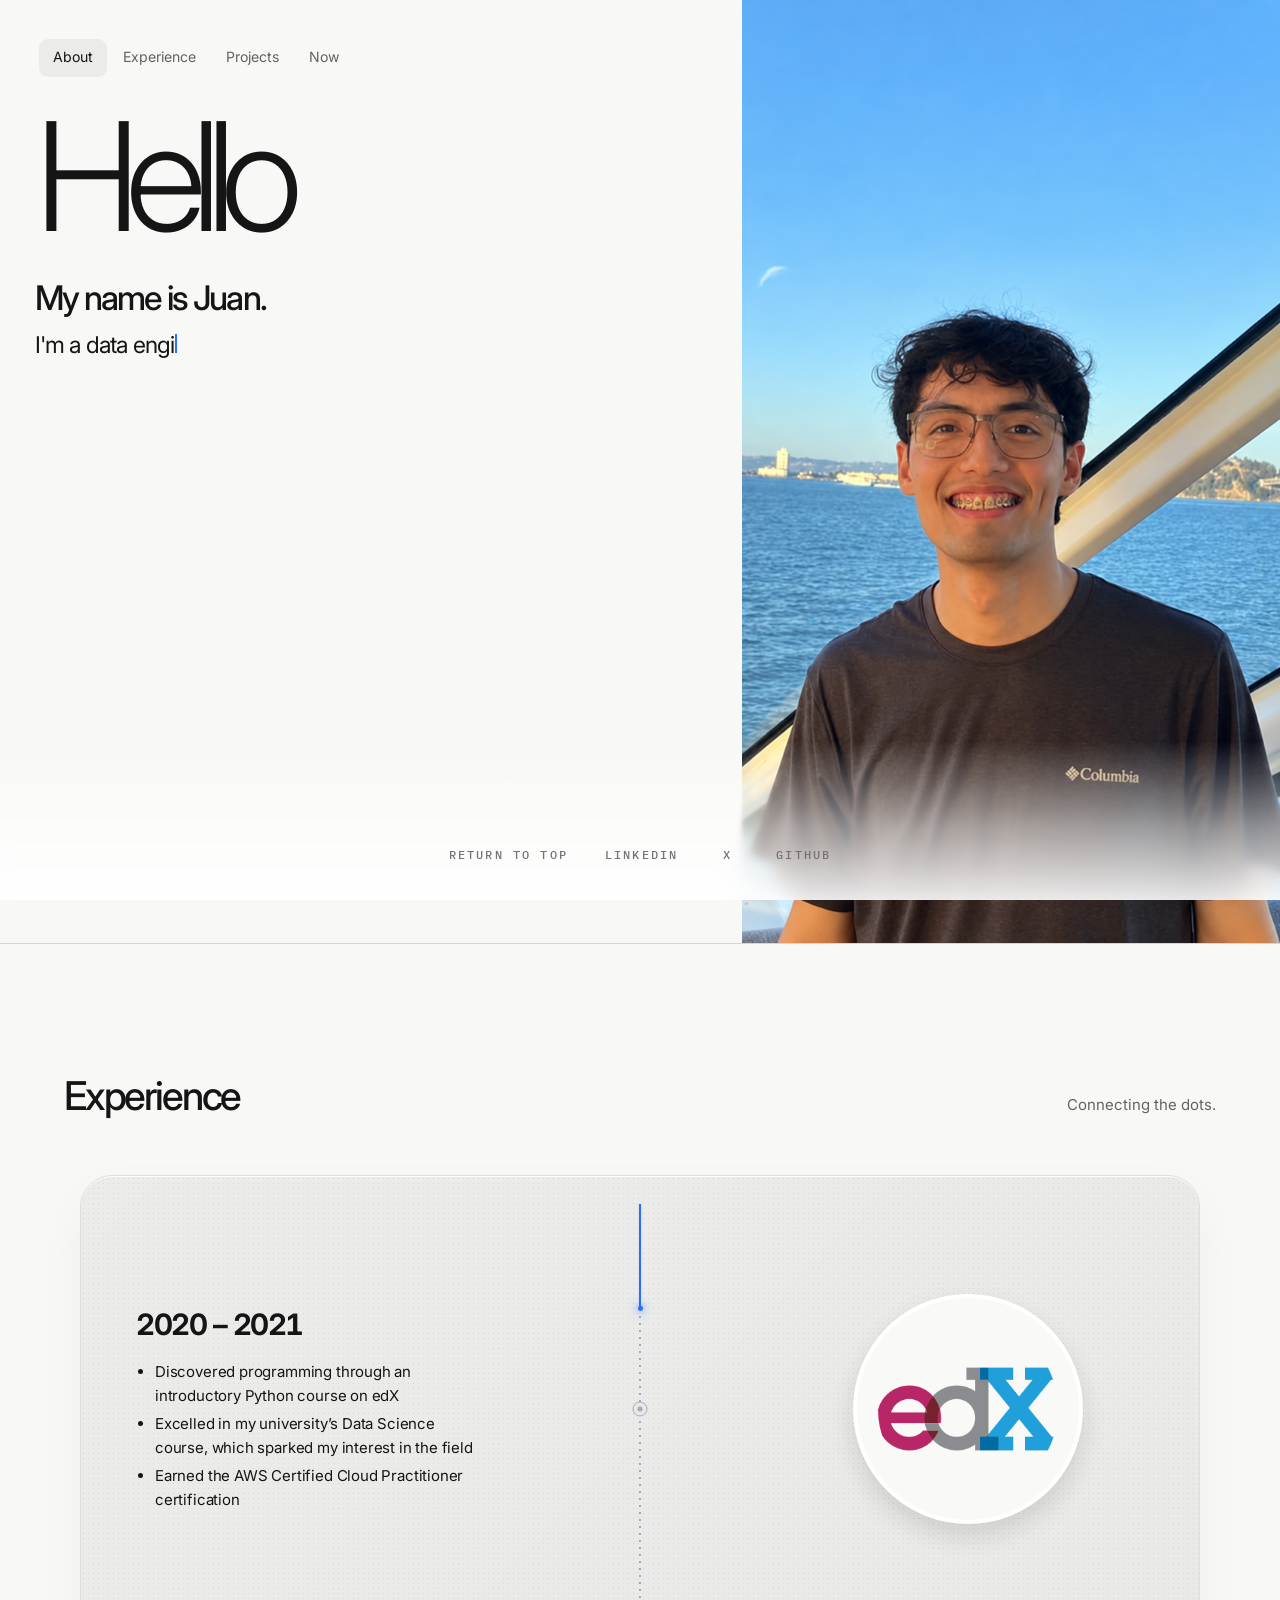
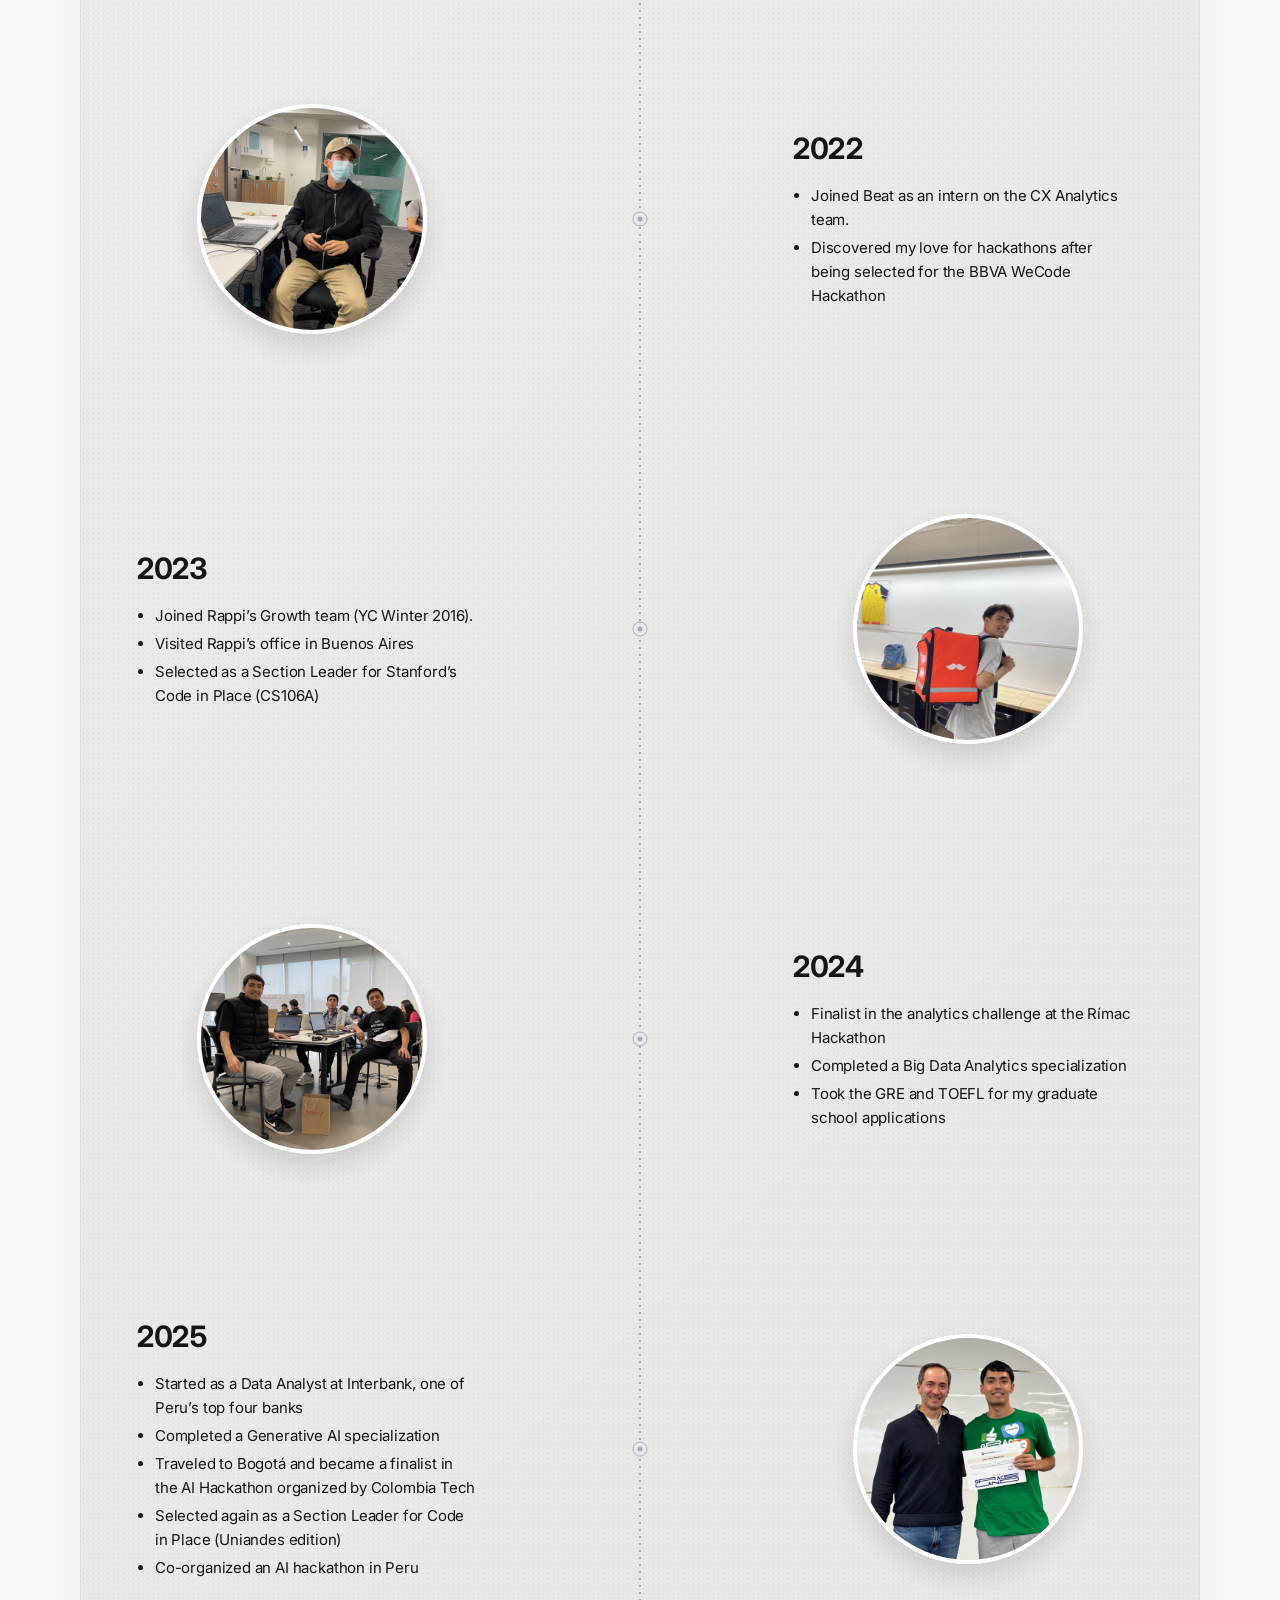
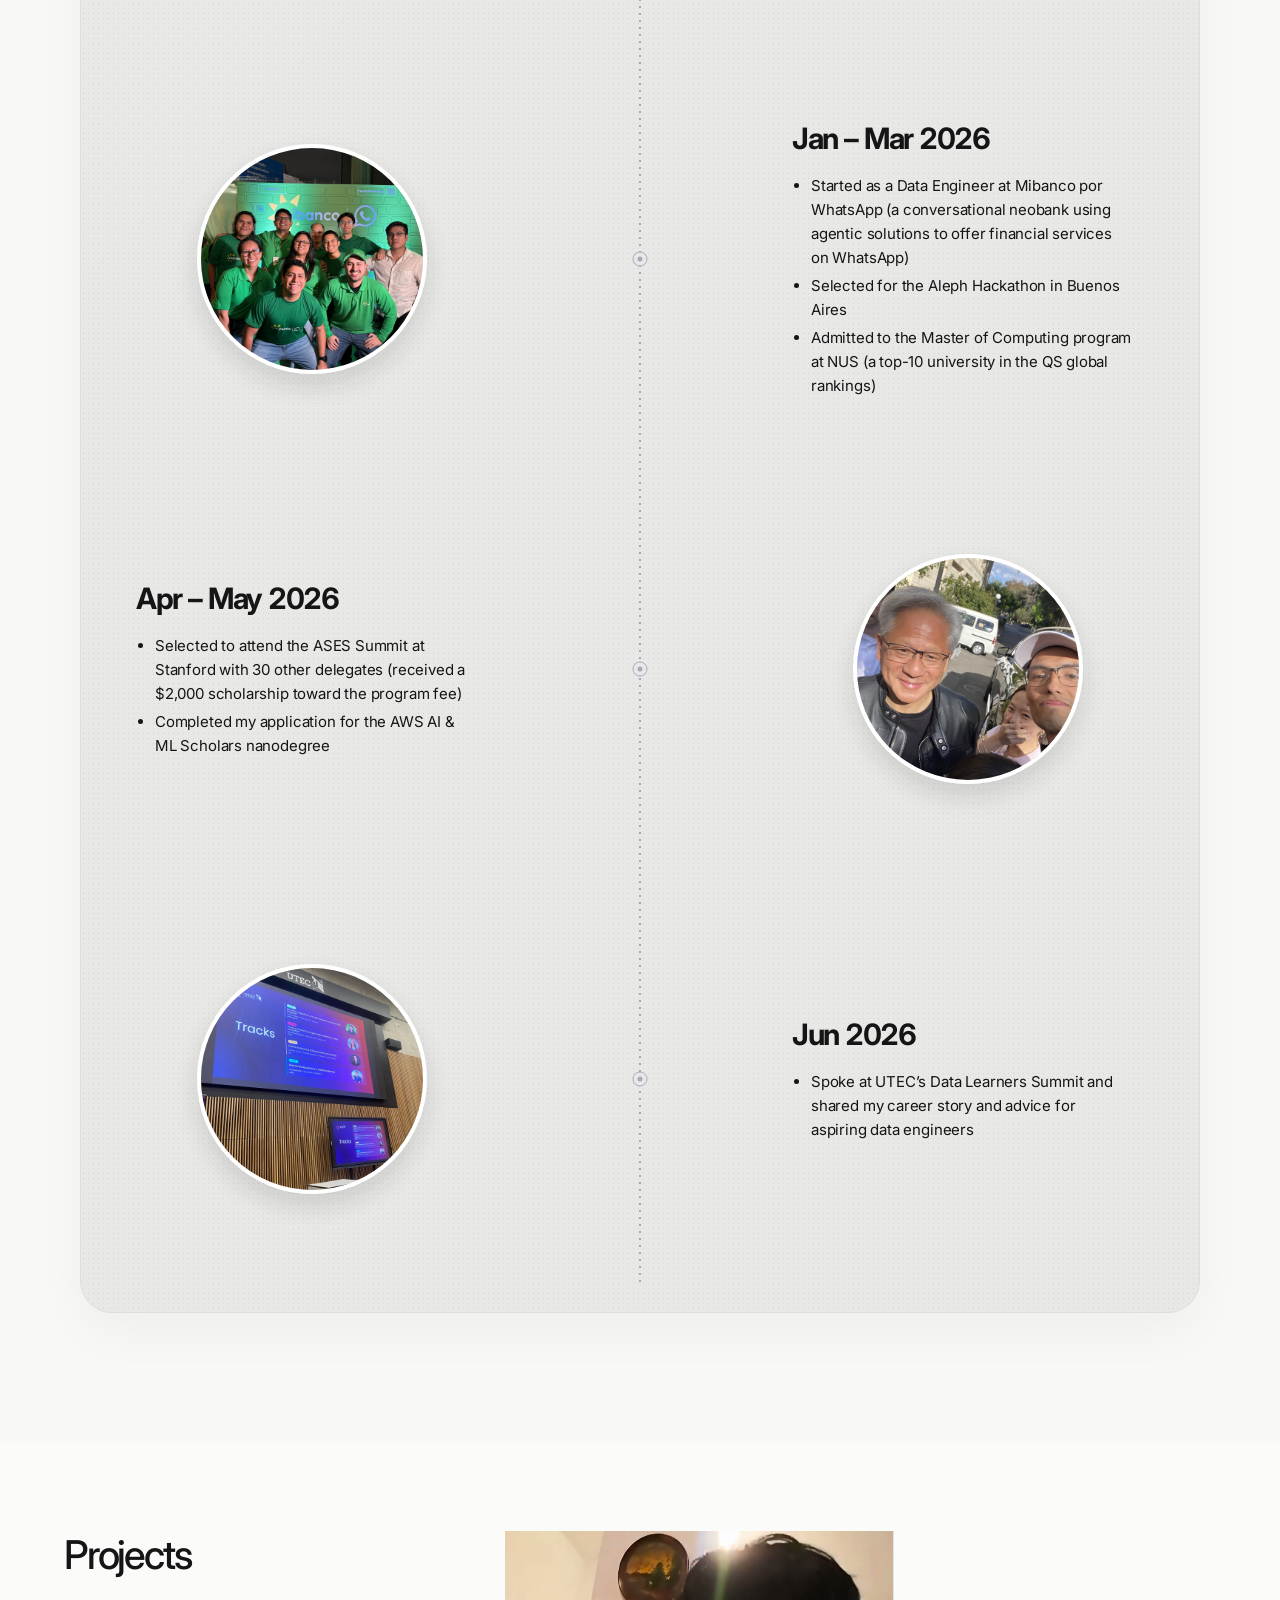
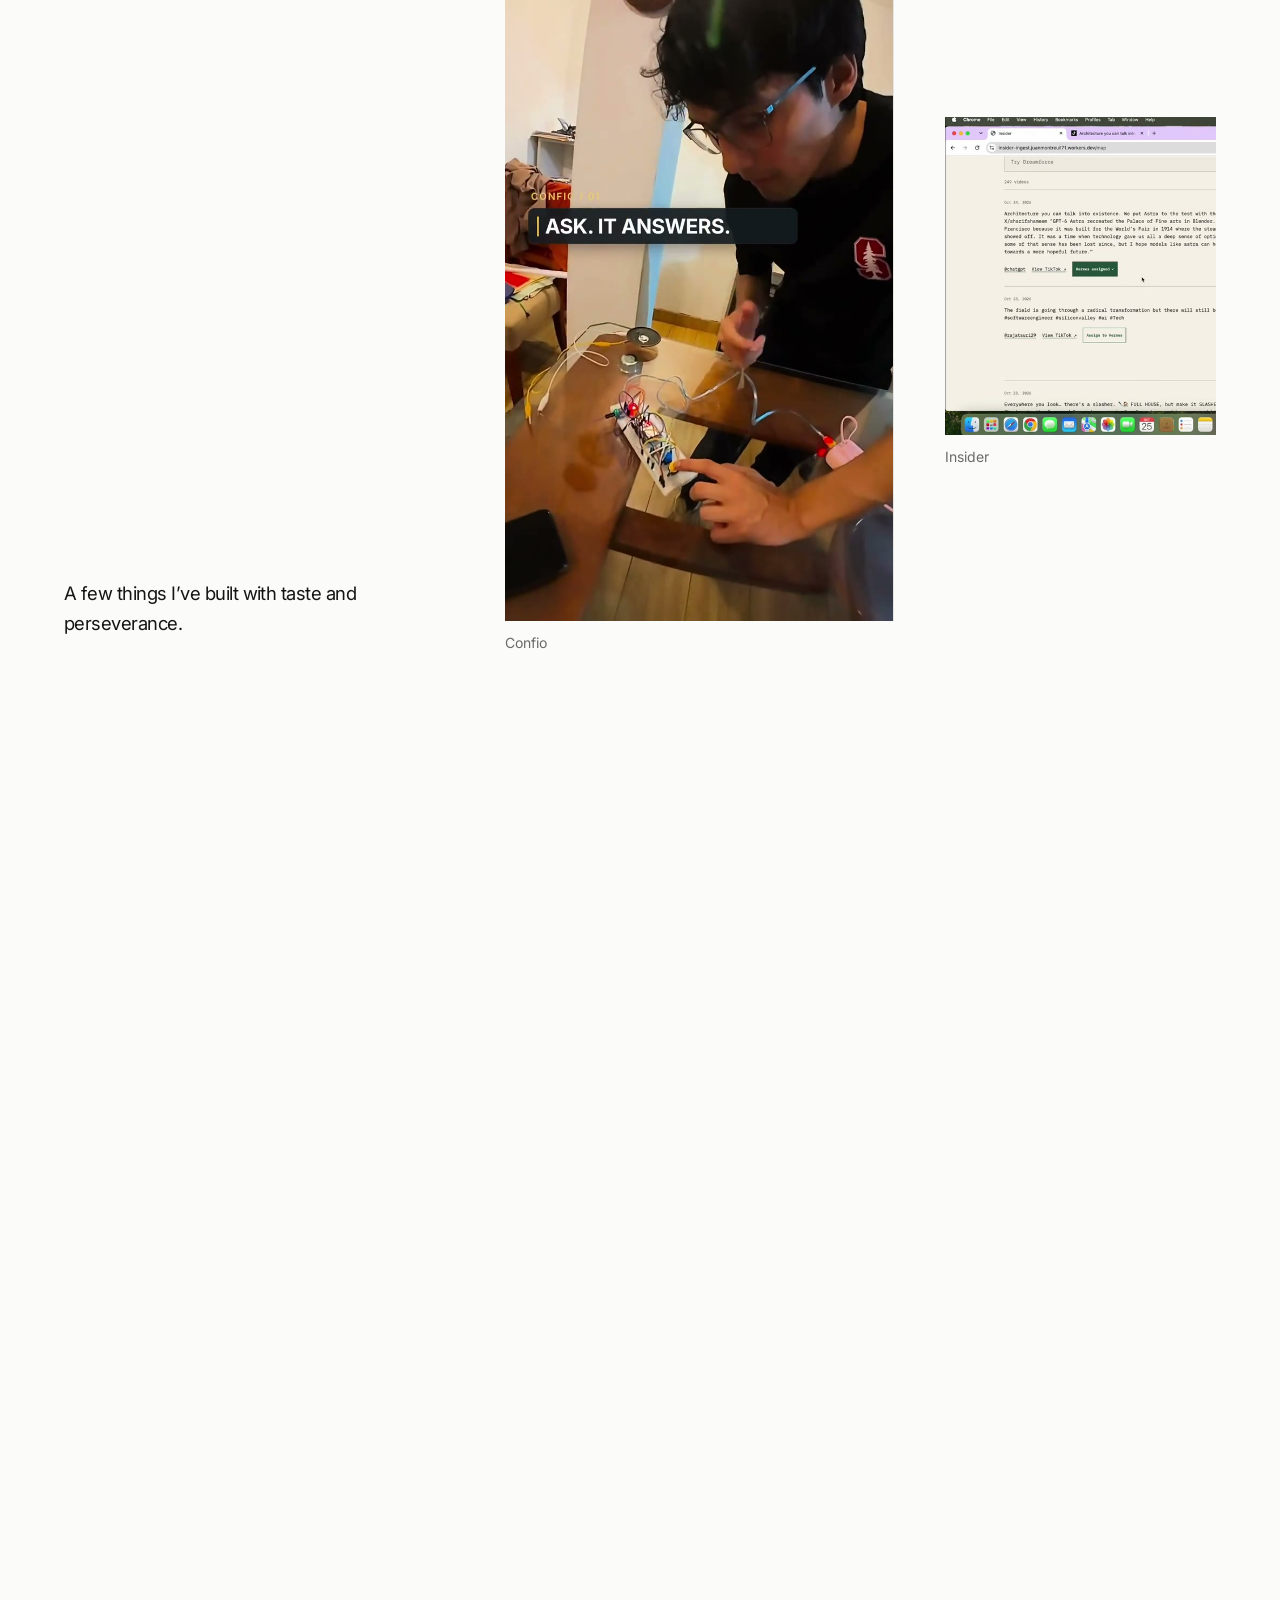
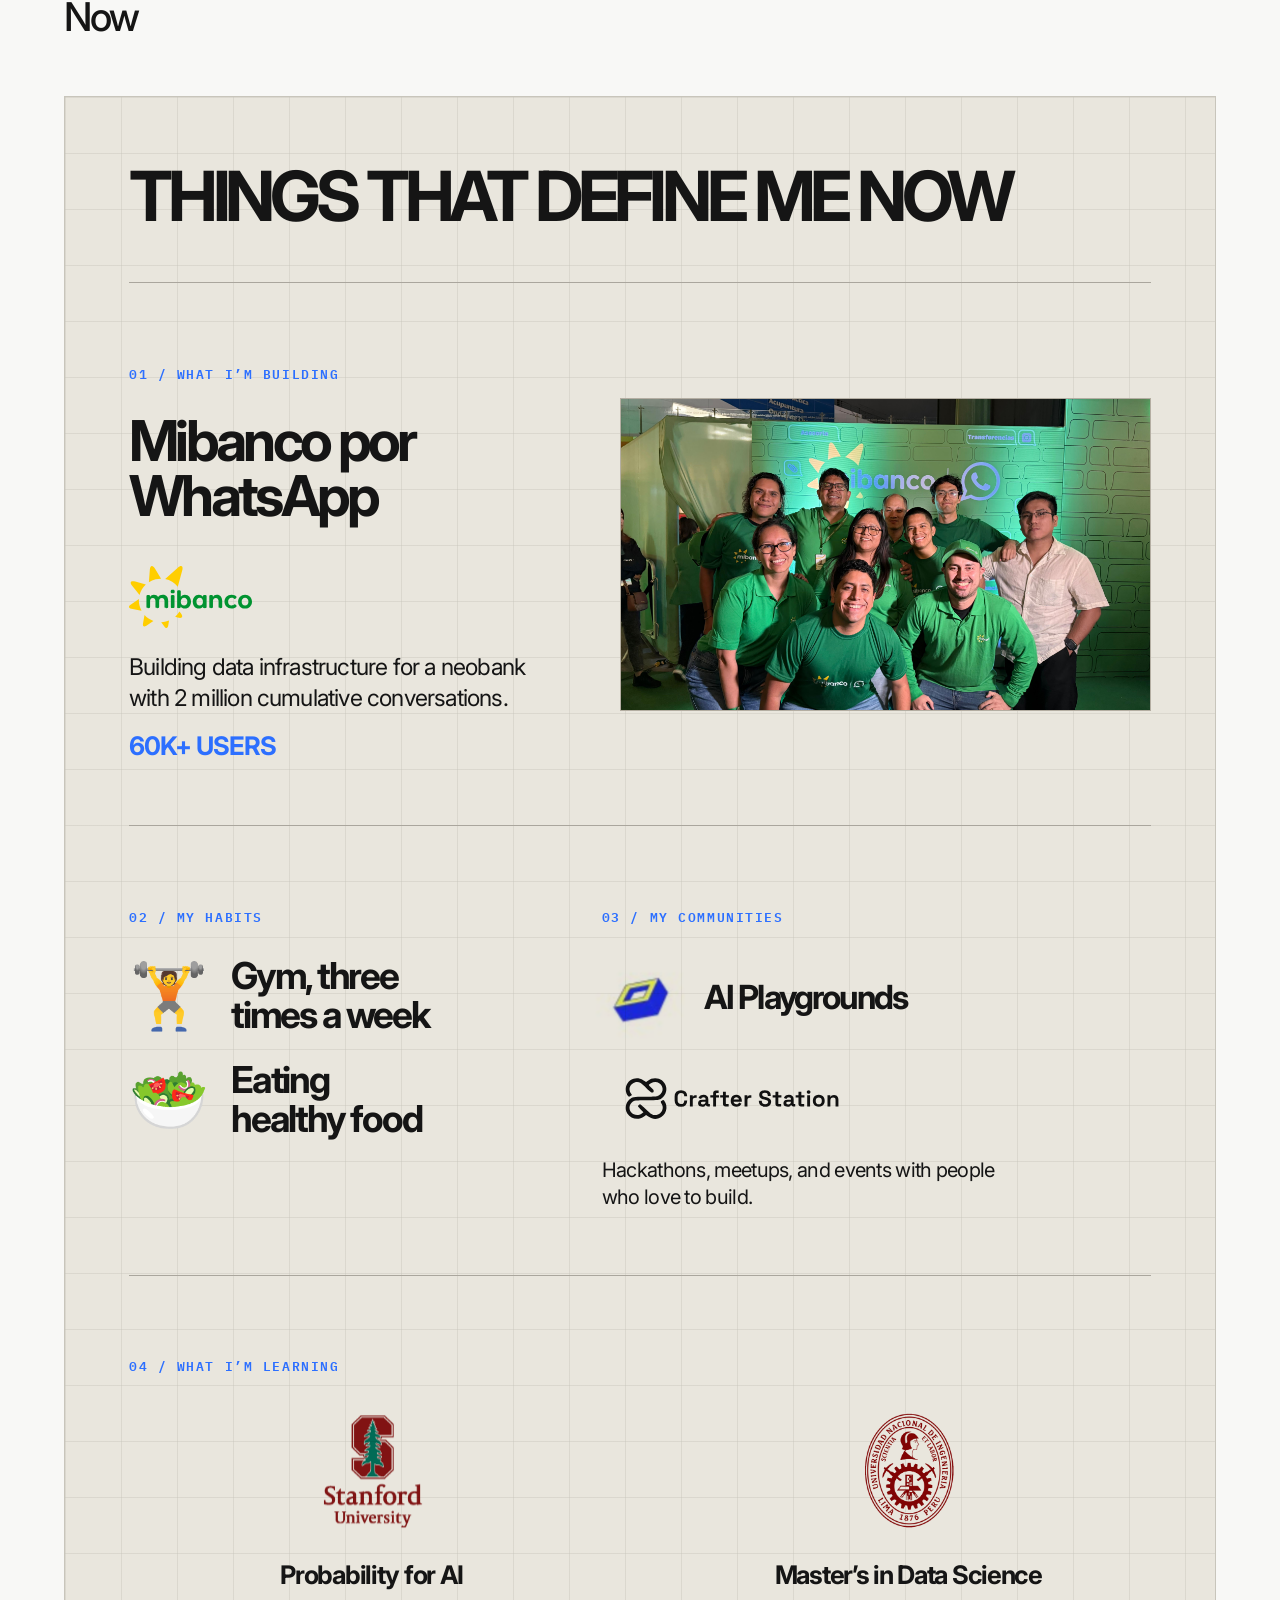
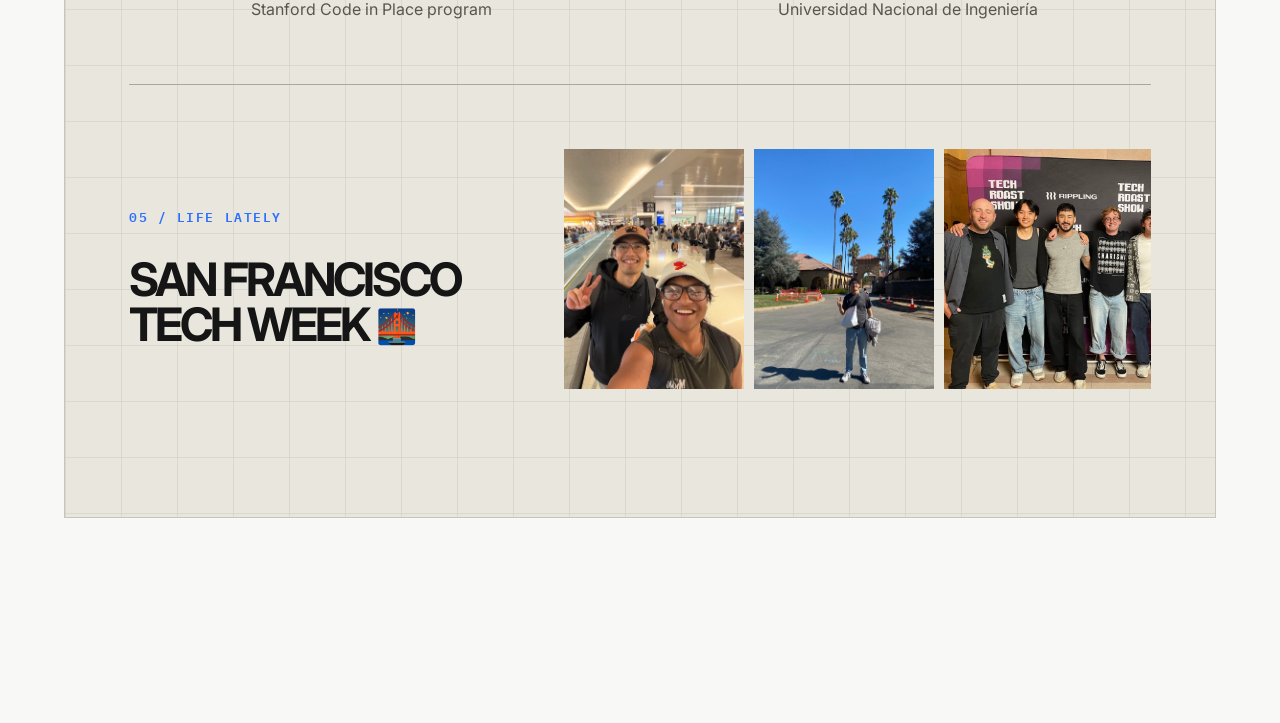
<file: index.html>
<!doctype html>
<html lang="en">
<head>
  <meta charset="utf-8">
  <meta name="viewport" content="width=device-width, initial-scale=1">
  <meta name="theme-color" content="#f8f8f6">
  <meta name="description" content="Juan Montreuil — data engineer and software developer. Experience, selected projects, and life lately.">
  <title>Juan Montreuil</title>
  <link rel="icon" href="assets/hi.png" type="image/png">
  <link rel="preconnect" href="https://fonts.googleapis.com">
  <link rel="preconnect" href="https://fonts.gstatic.com" crossorigin>
  <link href="https://fonts.googleapis.com/css2?family=Caveat:wght@600&family=IBM+Plex+Mono:wght@400;500;600&family=Inter:wght@300;400;500;600;700&display=swap" rel="stylesheet">
  <link rel="stylesheet" href="styles.css?v=ceea305aeb92">
  <script src="app.js?v=366c29a6dea8" defer></script>
</head>
<body>
  <a class="skip-link" href="#experience">Skip to content</a>
  <main id="top">
    <section class="hero" id="about" aria-labelledby="hero-title">
      <div class="hero__content">
        <nav class="hero__nav" aria-label="Main navigation">
          <span class="hero__nav-pill" aria-hidden="true"></span>
          <a href="#about" aria-current="location">About</a><a href="#experience">Experience</a><a href="#projects">Projects</a><a href="#now">Now</a>
        </nav>
        <div class="hero__message">
          <h1 class="hero__hello hero__type" id="hero-title">Hello</h1>
          <p class="hero__name hero__type">My name is Juan.</p>
          <p class="hero__description hero__type">I'm a data engineer and software developer experienced in building data infrastructure, pipelines, and agentic workflows. I obsess over the details in everything I make.</p>
          <aside class="hero-terminal" aria-label="A conversation with Claude Code">
            <div class="hero-terminal__dock" hidden>
              <button class="hero-terminal__launcher" type="button" aria-label="Open Claude Code in Terminal: one new message">
                <span class="hero-terminal__icon" aria-hidden="true"><span>&gt;_</span></span>
                <span class="hero-terminal__badge" aria-hidden="true">1</span>
              </button>
              <span class="hero-terminal__hint" aria-hidden="true">
                <svg class="hero-terminal__arrow" viewBox="0 0 46 30"><path d="M44 23C33 27 16 23 6 10"/><path d="M7.4 17.9 6 10l7.5 2.8"/></svg>
                <span>click me!</span>
              </span>
            </div>
            <div class="terminal" tabindex="-1">
              <div class="terminal__titlebar">
                <span class="terminal__lights" aria-hidden="true"><i></i><i></i><i></i></span>
                <span class="terminal__title">juan — claude — 80×24</span>
              </div>
              <div class="terminal__body">
                <div class="terminal__log">
                  <div class="terminal__welcome">
                    <img class="terminal__mascot" src="assets/claude-code.svg" width="44" height="44" alt="">
                    <p><strong>Claude Code</strong><br>Opus 5.5 · Claude Pro<br>~/juan</p>
                  </div>
                  <p class="terminal__prompt"><span aria-hidden="true">❯</span> What do you know about me?</p>
                  <div class="terminal__output">
                    <div class="terminal__answer">
                      <p>You're happiest in the same room as other builders: Stanford's ASES Summit, SF Tech Week, a hackathon almost every month. Your WhatsApp finance agent took Top 3 at Colombia Tech Week. Lately you sketch hardware, like a collar whose lights pulse with sound, and you want to get deeper into design engineering and applied AI. Off the keyboard: running, Muay Thai, and a snowboard trip on the horizon.</p>
                      <p>With me, you're in the driver's seat. “Explain it simply.” “Refute me.” “Don't change anything yet.” You won't ship what you don't understand, you call out overengineering, and you have a sharp eye for what feels right, from minimal design to words that sound like you.</p>
                    </div>
                  </div>
                </div>
                <p class="terminal__status" aria-hidden="true"><span class="terminal__glyph">✳</span><span class="terminal__verb">Perusing…</span> <span class="terminal__meta"></span></p>
                <div class="terminal__input" aria-hidden="true"><span>❯</span><span class="terminal__draft">What do you know about me?</span><span class="terminal__caret"></span></div>
                <p class="terminal__hints" aria-hidden="true">? for shortcuts</p>
              </div>
            </div>
          </aside>
        </div>
      </div>
      <div class="hero__portrait"><img src="assets/juan-about-photo-enhanced.png" width="1254" height="1254" alt="Juan smiling on a boat with the water behind him" fetchpriority="high"></div>
    </section>

    <section class="experience section-pad" id="experience" aria-labelledby="experience-title">
      <div class="section-heading"><h2 id="experience-title">Experience</h2><p>Connecting the dots.</p></div>
      <div class="timeline" id="timeline">
        <div class="timeline__line" aria-hidden="true"><span class="timeline__route-dots"></span><span class="timeline__route"></span><span class="timeline__tip"></span></div>
        <article class="timeline-item timeline-item--edx"><div class="timeline-item__copy"><p class="timeline-item__date">2020 – 2021</p><ul><li>Discovered programming through an introductory Python course on edX</li><li>Excelled in my university’s Data Science course, which sparked my interest in the field</li><li>Earned the AWS Certified Cloud Practitioner certification</li></ul></div><figure class="timeline-item__photo timeline-item__photo--logo"><img src="assets/timeline-2020-edx.png" width="512" height="512" alt="edX logo" loading="lazy" decoding="async"></figure></article>
        <article class="timeline-item timeline-item--beat"><div class="timeline-item__copy"><p class="timeline-item__date">2022</p><ul><li>Joined Beat as an intern on the CX Analytics team.</li><li>Discovered my love for hackathons after being selected for the BBVA WeCode Hackathon</li></ul></div><figure class="timeline-item__photo"><img src="assets/timeline-2022-beat.jpg" width="1200" height="1600" alt="Juan seated at the Beat office" loading="lazy" decoding="async"></figure></article>
        <article class="timeline-item"><div class="timeline-item__copy"><p class="timeline-item__date">2023</p><ul><li>Joined Rappi’s Growth team (YC Winter 2016).</li><li>Visited Rappi’s office in Buenos Aires</li><li>Selected as a Section Leader for Stanford’s Code in Place (CS106A)</li></ul></div><figure class="timeline-item__photo"><img src="assets/timeline-2023-rappi.jpg" width="1200" height="1600" alt="Juan trying on a Rappi delivery backpack" loading="lazy" decoding="async"></figure></article>
        <article class="timeline-item"><div class="timeline-item__copy"><p class="timeline-item__date">2024</p><ul><li>Finalist in the analytics challenge at the Rímac Hackathon</li><li>Completed a Big Data Analytics specialization</li><li>Took the GRE and TOEFL for my graduate school applications</li></ul></div><figure class="timeline-item__photo"><img src="assets/timeline-2024-rimac.jpg" width="1600" height="1200" alt="Juan and teammates at the Rimac hackathon" loading="lazy" decoding="async"></figure></article>
        <article class="timeline-item"><div class="timeline-item__copy"><p class="timeline-item__date">2025</p><ul><li>Started as a Data Analyst at Interbank, one of Peru’s top four banks</li><li>Completed a Generative AI specialization</li><li>Traveled to Bogotá and became a finalist in the AI Hackathon organized by Colombia Tech</li><li>Selected again as a Section Leader for Code in Place (Uniandes edition)</li><li>Co-organized an AI hackathon in Peru</li></ul></div><figure class="timeline-item__photo"><img src="assets/timeline-2025-interbank.jpg" width="1200" height="1600" alt="Juan receiving recognition at Interbank" loading="lazy" decoding="async"></figure></article>
        <article class="timeline-item"><div class="timeline-item__copy"><p class="timeline-item__date">Jan – Mar 2026</p><ul><li>Started as a Data Engineer at Mibanco por WhatsApp (a conversational neobank using agentic solutions to offer financial services on WhatsApp)</li><li>Selected for the Aleph Hackathon in Buenos Aires</li><li>Admitted to the Master of Computing program at NUS (a top-10 university in the QS global rankings)</li></ul></div><figure class="timeline-item__photo"><img src="assets/timeline-2026-mibanco.jpg" width="1600" height="1200" alt="Mibanco team at an event" loading="lazy" decoding="async"></figure></article>
        <article class="timeline-item"><div class="timeline-item__copy"><p class="timeline-item__date">Apr – May 2026</p><ul><li>Selected to attend the ASES Summit at Stanford with 30 other delegates (received a $2,000 scholarship toward the program fee)</li><li>Completed my application for the AWS AI &amp; ML Scholars nanodegree</li></ul></div><figure class="timeline-item__photo"><img src="assets/timeline-2026-stanford.jpg" width="1200" height="1600" alt="Selfie during the Stanford ASES Summit" loading="lazy" decoding="async"></figure></article>
        <article class="timeline-item"><div class="timeline-item__copy"><p class="timeline-item__date">Jun 2026</p><ul><li>Spoke at UTEC’s Data Learners Summit and shared my career story and advice for aspiring data engineers</li></ul></div><figure class="timeline-item__photo"><img src="assets/timeline-2026-utec-speaker.jpg" width="1200" height="1600" alt="UTEC auditorium screen showing Juan’s Data Track talk" loading="lazy" decoding="async"></figure></article>
      </div>
    </section>
    <section class="projects" id="projects" aria-labelledby="projects-title">
      <div class="projects__sticky">
        <div class="projects__intro"><h2 id="projects-title">Projects</h2><p>A few things I’ve built with taste and perseverance.</p></div>
        <div class="projects__viewport" aria-label="Selected projects, revealed as you scroll"><div class="projects__track">
          <article class="project project--first project--confio"><button class="project__image" type="button" aria-label="Read about Confio"><video autoplay muted loop playsinline preload="metadata" poster="assets/project-confio-demo-poster.jpg" aria-hidden="true"><source src="assets/project-confio-demo.mp4" type="video/mp4"></video><span class="project__overlay"><span class="project__number">01</span><span>A personal AI companion for older adults, built with ESP32 and Meta models. A push-to-talk interface lets users search the web, call family, send SMS, and take, enhance, and share photos through voice.</span><small>ESP32 · Meta Muse · Telnyx · Cartesia</small></span></button><p class="project__caption">Confio</p></article>
          <article class="project project--insider"><button class="project__image" type="button" aria-label="Read about Insider"><video autoplay muted loop playsinline preload="metadata" poster="assets/project-insider-demo-poster.jpg?v=3" aria-hidden="true"><source src="assets/project-insider-demo.mp4?v=3" type="video/mp4"></video><span class="project__overlay"><span class="project__number">02</span><span>Insider turns short videos about San Francisco into private context for Hermes Agent. Assign a video and the agent securely reads its transcript through MCP, sends a summary, and marks it viewed.</span><small>Cloudflare Workers · ScrapeCreators · Google Maps · Hermes Agent</small></span></button><p class="project__caption">Insider</p></article>
          <article class="project project--first"><button class="project__image" type="button" aria-label="Read about the Spotify Display"><video autoplay muted loop playsinline preload="metadata" poster="assets/project-esp32-display.jpg" aria-hidden="true"><source src="assets/project-hardware-demo.mp4" type="video/mp4"></video><span class="project__overlay"><span class="project__number">03</span><span>An ESP32 display uses the Spotify Web API to show album artwork, song, artist, and playback progress in real time. A physical button controls play and pause on the active device.</span><small>ESP32 · Spotify API · C++ · PlatformIO</small></span></button><p class="project__caption">Spotify Display</p></article>
          <article class="project project--second"><button class="project__image" type="button" aria-label="Read about the Active Satellite Guide"><video autoplay muted loop playsinline preload="metadata" poster="assets/project-openspace-demo-poster.jpg" aria-hidden="true"><source src="assets/project-openspace-demo.mp4" type="video/mp4"></video><span class="project__overlay"><span class="project__number">04</span><span>An interactive guide to more than 16,000 active satellites, combining orbital data and mission details. Search a satellite and explore its estimated position and ground track.</span><small>Next.js · MapLibre · Supabase</small></span></button><p class="project__caption">Active Satellite Guide</p></article>
          <article class="project project--third"><button class="project__image" type="button" aria-label="Read about the SF Tech Week Vlog"><video autoplay muted loop playsinline preload="metadata" poster="assets/project-sf-tech-week-vlog-poster.jpg" aria-hidden="true"><source src="assets/project-sf-tech-week-vlog.mp4" type="video/mp4"></video><span class="project__overlay"><span class="project__number">05</span><span>I directed Vizard Agent with prompts for the edits I wanted, then let it cut and assemble my SF Tech Week vlog.</span><small>Vizard Agent · DJI Action 4</small></span></button><p class="project__caption">SF Tech Week Vlog</p></article>
        </div></div>
      </div>
    </section>

    <section class="now section-pad" id="now" aria-labelledby="now-title">
      <div class="section-heading"><h2 id="now-title">Now</h2></div>
      <div class="now-editorial">
        <header class="now-editorial__header">
          <h3>Things that define me now</h3>
        </header>

        <div class="now-editorial__building now-editorial__chapter">
          <div class="now-editorial__building-copy">
            <h4 class="now-editorial__chapter-label">01 / What I’m Building</h4>
            <p class="now-editorial__feature-title">Mibanco por<br>WhatsApp</p>
            <img class="now-editorial__mibanco-logo" src="assets/mibanco.svg" width="220" height="78" alt="Mibanco logo" loading="lazy" decoding="async">
            <p class="now-editorial__body">Building data infrastructure for a neobank with 2 million cumulative conversations.</p>
            <p class="now-editorial__stat">60K+ users</p>
          </div>
          <figure class="now-editorial__team"><img src="assets/mibanco-team-event.jpg" width="4160" height="3120" alt="Juan with Mibanco colleagues at an event" loading="lazy" decoding="async"></figure>
        </div>

        <div class="now-editorial__middle now-editorial__chapter">
          <section class="now-editorial__habits" aria-labelledby="now-habits-title">
            <h4 class="now-editorial__chapter-label" id="now-habits-title">02 / My Habits</h4>
            <div class="now-editorial__habit"><span aria-hidden="true">🏋️</span><p>Gym, three times a week</p></div>
            <div class="now-editorial__habit"><span aria-hidden="true">🥗</span><p>Eating healthy food</p></div>
          </section>
          <section class="now-editorial__communities" aria-labelledby="now-communities-title">
            <h4 class="now-editorial__chapter-label" id="now-communities-title">03 / My Communities</h4>
            <div class="now-editorial__community-logos">
              <div class="now-editorial__community"><img src="assets/ai-playgrounds-logo.jpeg" width="100" height="100" alt="AI Playgrounds logo" loading="lazy" decoding="async"><span>AI Playgrounds</span></div>
              <img class="now-editorial__crafter-logo" src="assets/crafter-station.svg" width="305" height="92" alt="Crafter Station logo" loading="lazy" decoding="async">
            </div>
            <p class="now-editorial__body">Hackathons, meetups, and events with people who love to build.</p>
          </section>
        </div>

        <section class="now-editorial__learning now-editorial__chapter" aria-labelledby="now-learning-title">
          <h4 class="now-editorial__chapter-label" id="now-learning-title">04 / What I’m Learning</h4>
          <div class="now-editorial__learning-grid">
            <div class="now-editorial__learning-item">
              <div class="now-editorial__learning-logos"><img class="now-editorial__stanford-logo" src="assets/stanford-university-logo.jpg" width="3000" height="1687" alt="Stanford University logo" loading="lazy" decoding="async"></div>
              <p class="now-editorial__learning-title">Probability for AI</p>
              <p>Stanford Code in Place program</p>
            </div>
            <div class="now-editorial__learning-item">
              <div class="now-editorial__learning-logos"><img class="now-editorial__uni-logo" src="assets/uni-logo.png" width="1200" height="1509" alt="Universidad Nacional de Ingeniería logo" loading="lazy" decoding="async"></div>
              <p class="now-editorial__learning-title">Master’s in Data Science</p>
              <p>Universidad Nacional de Ingeniería</p>
            </div>
          </div>
        </section>

        <section class="now-editorial__lately now-editorial__chapter" aria-labelledby="now-lately-title">
          <div><h4 class="now-editorial__chapter-label" id="now-lately-title">05 / Life Lately</h4><p class="now-editorial__feature-title">San Francisco<br><span class="now-editorial__tech-week">Tech Week <span aria-hidden="true">🌉</span></span></p></div>
          <div class="life-marquee" role="region" aria-label="San Francisco Tech Week photo carousel">
            <div class="life-marquee__viewport">
              <div class="life-marquee__track">
                <div class="life-marquee__group">
                  <div class="life-marquee__card"><img src="assets/sf-tech-week-2455.jpg" width="750" height="1000" alt="Juan and a friend at the airport before San Francisco Tech Week" loading="lazy" decoding="async"></div>
                  <div class="life-marquee__card"><img src="assets/sf-tech-week-2390.jpg" width="750" height="1000" alt="Juan on the Stanford campus beneath palm trees" loading="lazy" decoding="async"></div>
                  <div class="life-marquee__card life-marquee__card--wide"><img src="assets/sf-tech-week-0775.jpg" width="1000" height="750" alt="Juan and friends at the Tech Roast Show" loading="lazy" decoding="async"></div>
                  <div class="life-marquee__card"><img src="assets/sf-tech-week-0790.jpg" width="750" height="1000" alt="Juan and friends with a humanoid robot in San Francisco" loading="lazy" decoding="async"></div>
                  <div class="life-marquee__card"><img src="assets/sf-tech-week-2369.jpg" width="750" height="1000" alt="Juan with a friend at a tech event" loading="lazy" decoding="async"></div>
                  <div class="life-marquee__card life-marquee__card--wide"><img src="assets/sf-tech-week-268d750c.jpg" width="1000" height="749" alt="Juan with a friend at a San Francisco gathering" loading="lazy" decoding="async"></div>
                  <div class="life-marquee__card life-marquee__card--wide"><img src="assets/sf-tech-week-2284.jpg" width="1000" height="750" alt="Juan with a friend on a sunny street" loading="lazy" decoding="async"></div>
                  <div class="life-marquee__card"><img src="assets/sf-tech-week-2336.jpg" width="750" height="1000" alt="Juan standing beneath the Golden Gate Bridge" loading="lazy" decoding="async"></div>
                  <div class="life-marquee__card"><img src="assets/sf-tech-week-2332.jpg" width="750" height="1000" alt="The Golden Gate Bridge seen from the water" loading="lazy" decoding="async"></div>
                </div>
              </div>
            </div>
          </div>
        </section>
      </div>
    </section>

  </main>
  <div class="footer-veil" aria-hidden="true">
    <div class="footer-veil__layer" style="--blur: 0.6px; --fade: 0%; --solid: 8%"></div>
    <div class="footer-veil__layer" style="--blur: 1.5px; --fade: 20%; --solid: 45%"></div>
    <div class="footer-veil__layer" style="--blur: 3px; --fade: 40%; --solid: 65%"></div>
    <div class="footer-veil__layer" style="--blur: 6px; --fade: 58%; --solid: 80%"></div>
    <div class="footer-veil__layer" style="--blur: 12px; --fade: 75%; --solid: 92%"></div>
  </div>
  <footer class="site-footer">
    <nav class="site-footer__nav" aria-label="Footer">
      <button class="site-footer__link" id="return-to-top" type="button" aria-label="Return to top"><span>Return to top</span></button>
      <a class="site-footer__link" href="https://www.linkedin.com/in/juan-montreuil/" target="_blank" rel="noreferrer noopener"><span>LinkedIn</span></a>
      <a class="site-footer__link" href="https://x.com/yeiyeiai" target="_blank" rel="noreferrer noopener"><span>X</span></a>
      <a class="site-footer__link" href="https://github.com/JuanMontreuil08" target="_blank" rel="noreferrer noopener"><span>GitHub</span></a>
    </nav>
  </footer>
</body>
</html>
</file>
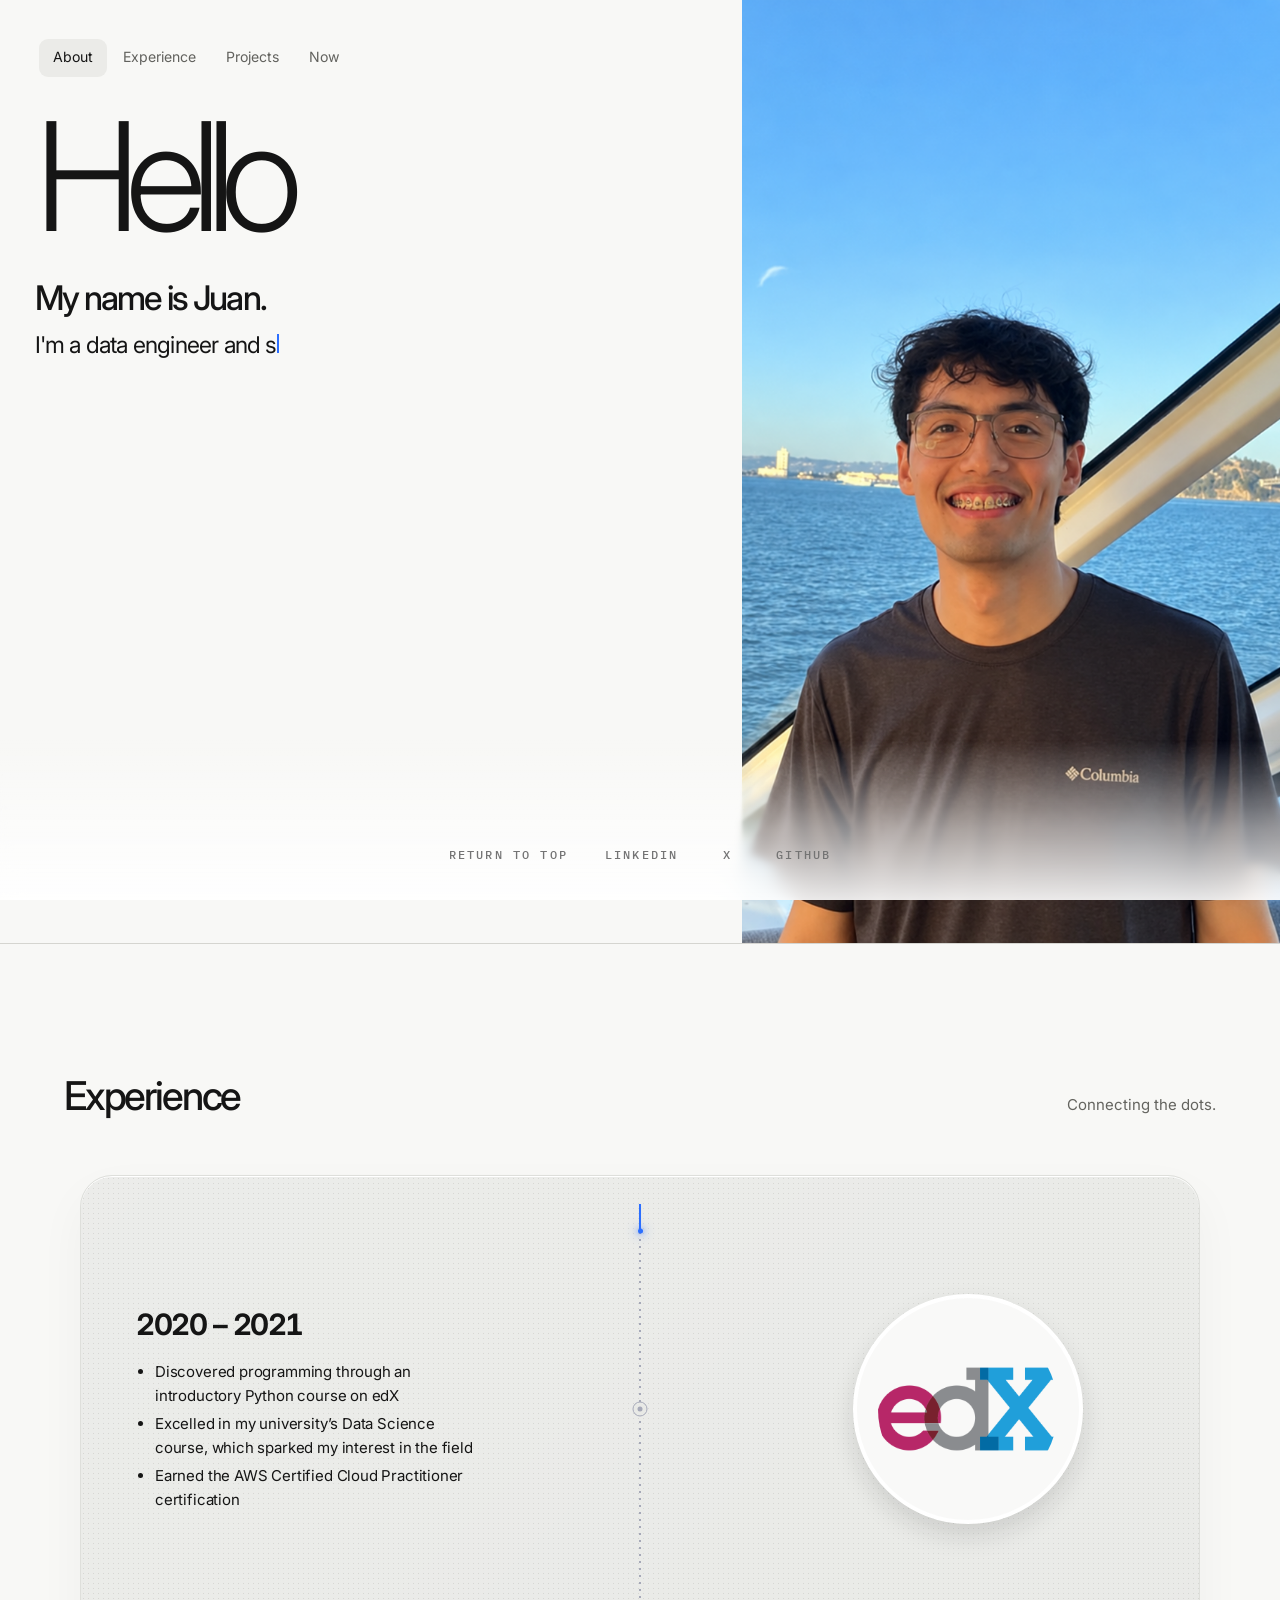
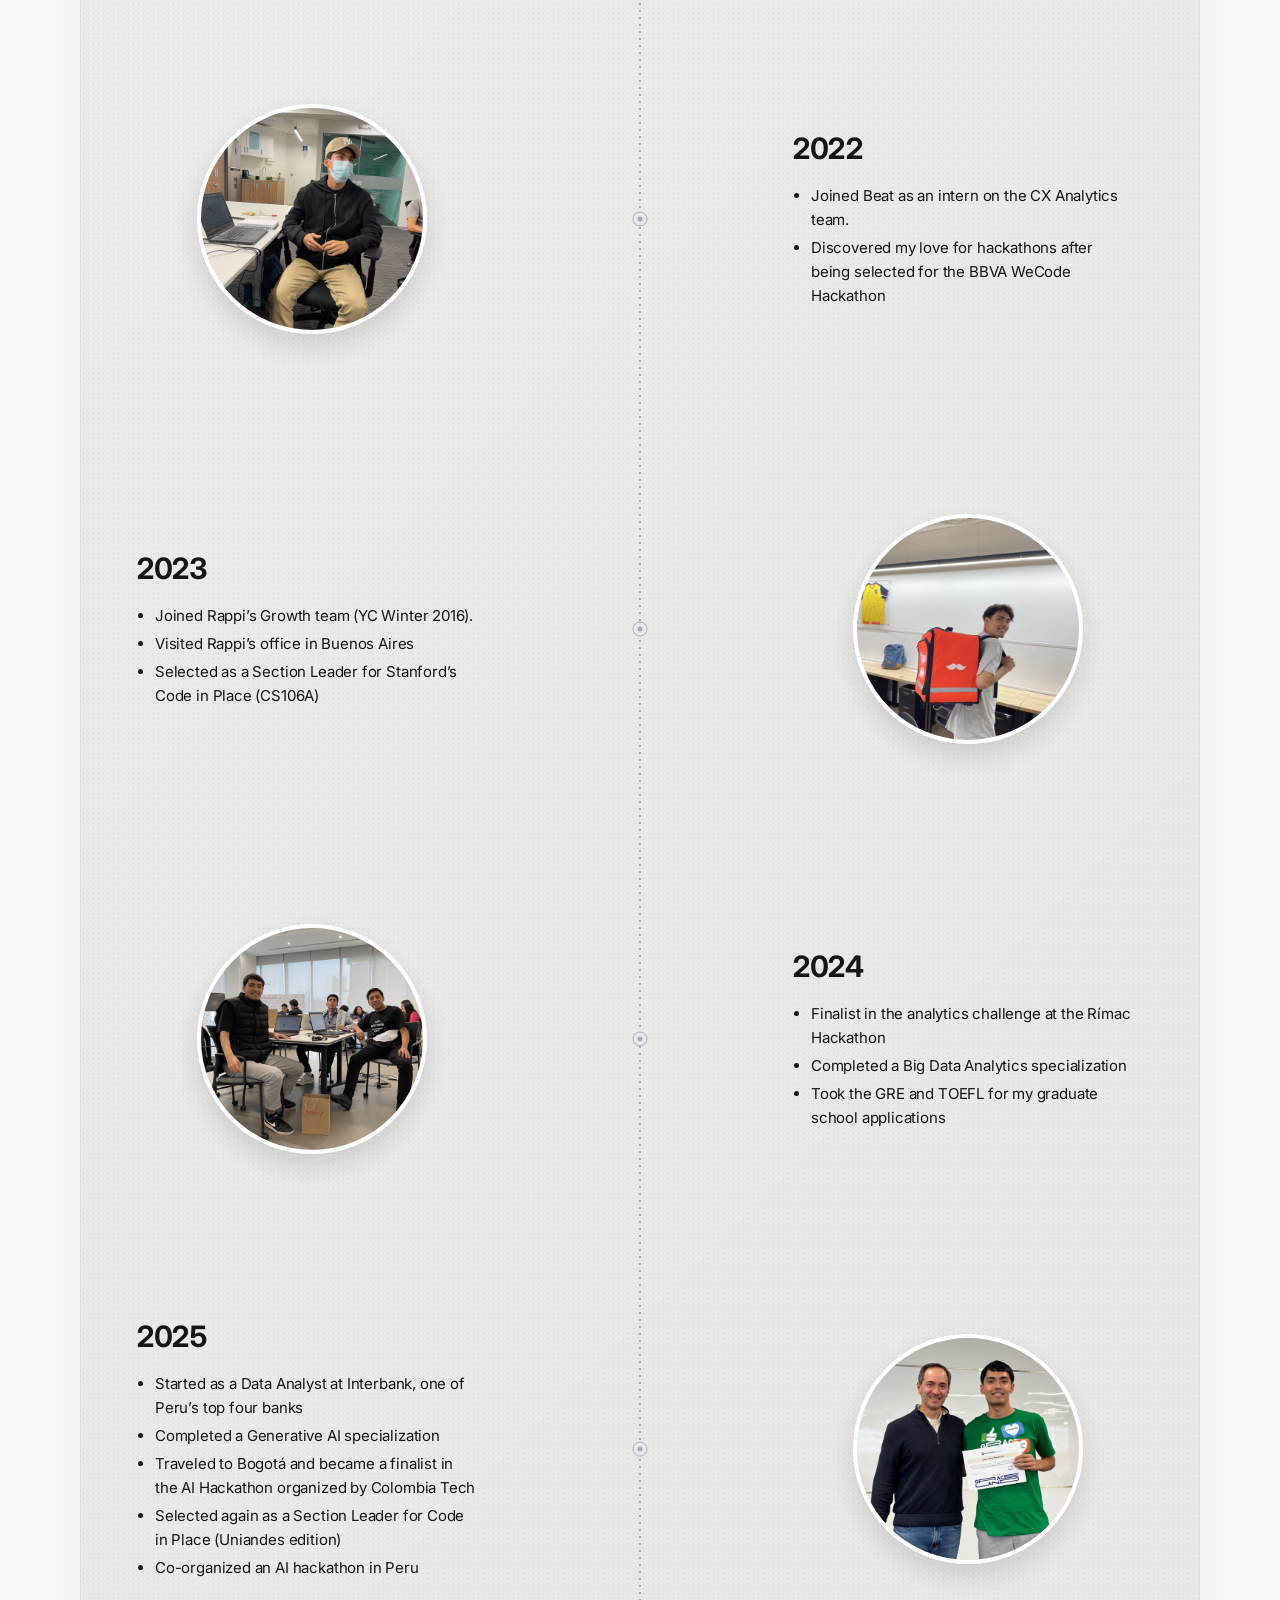
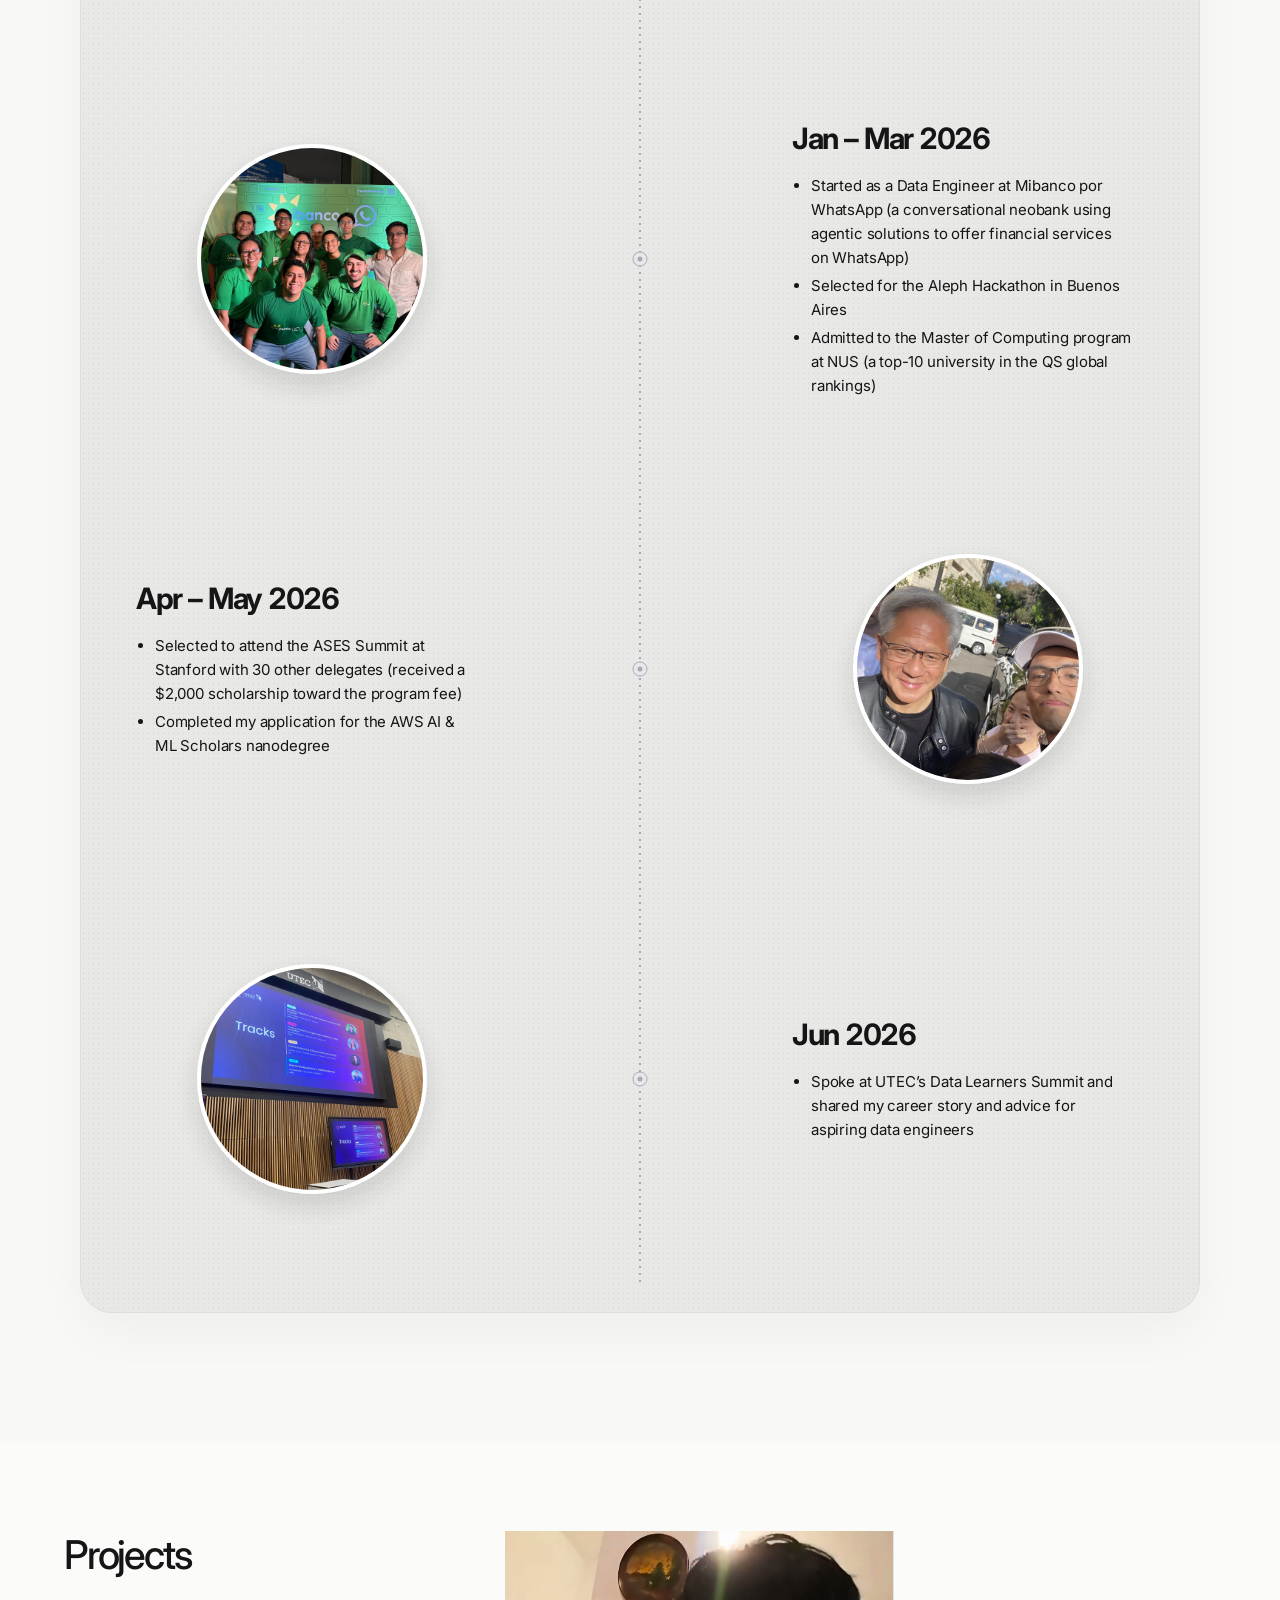
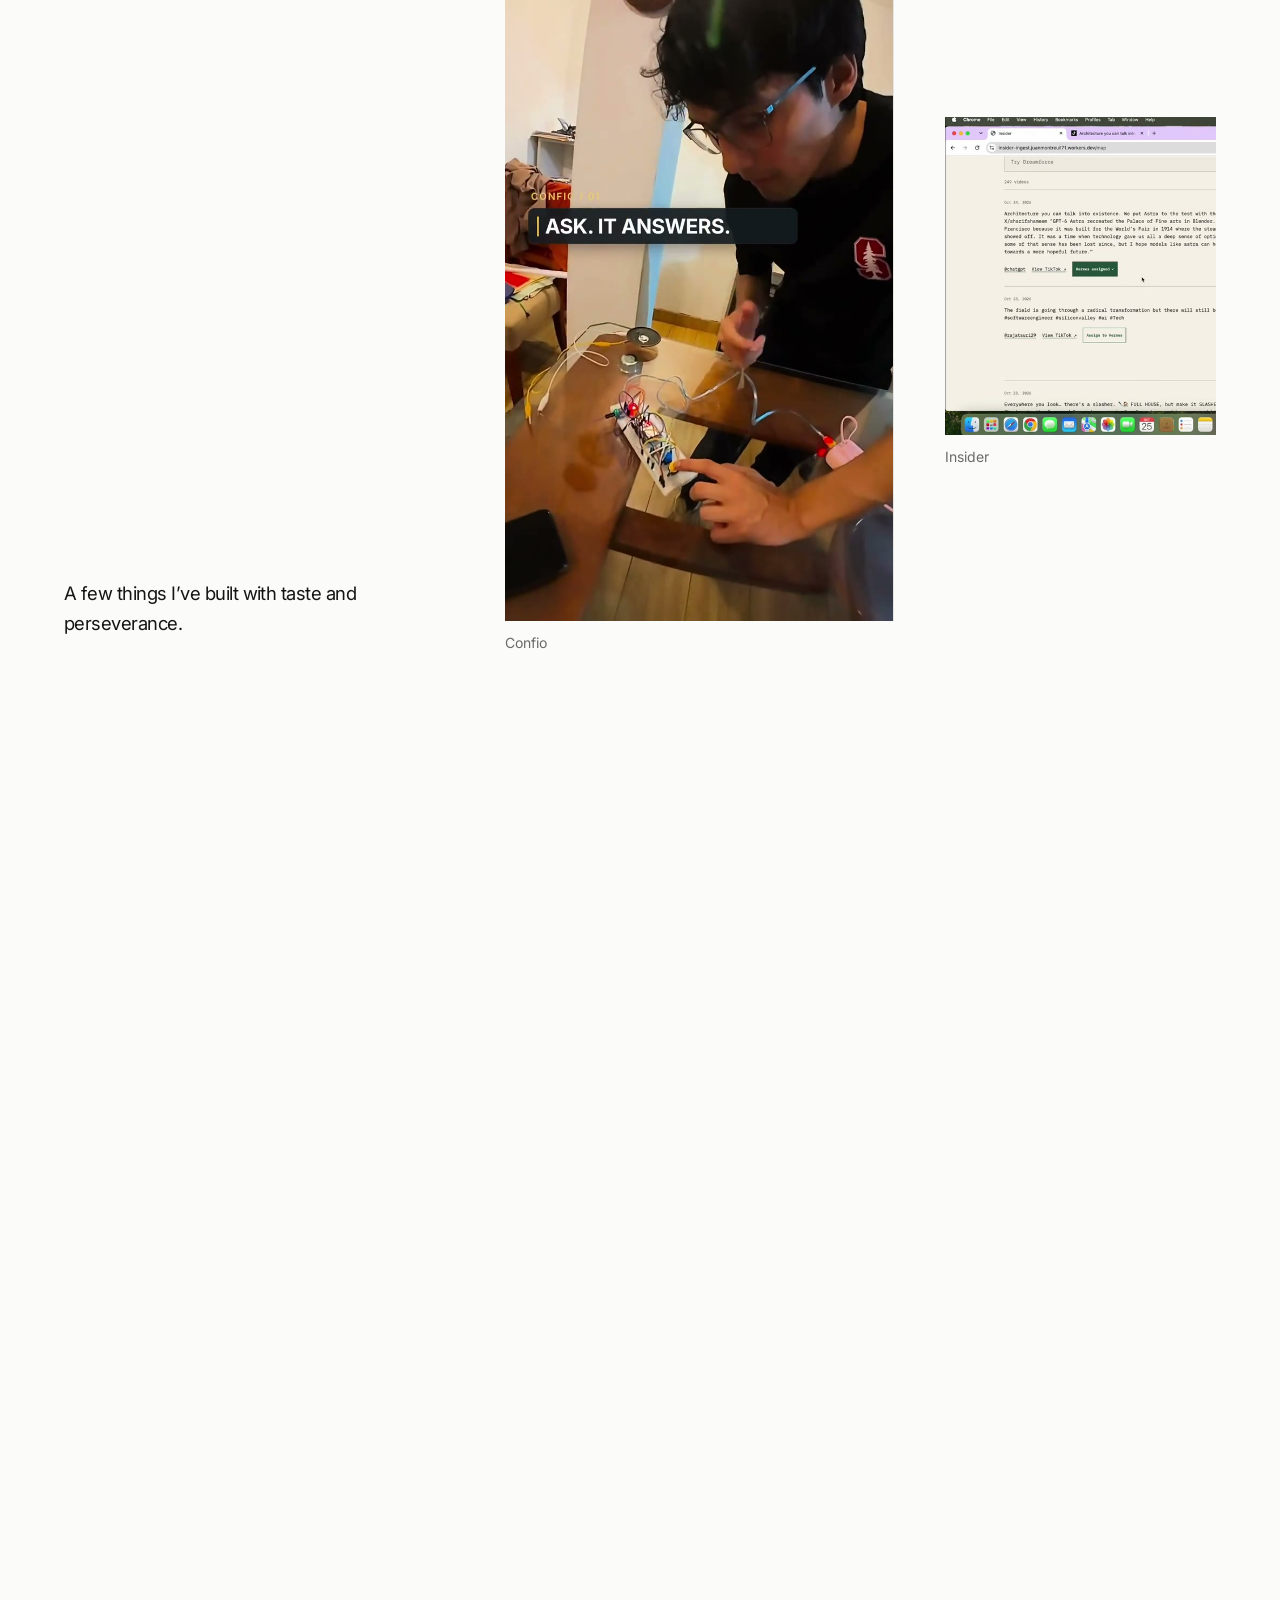
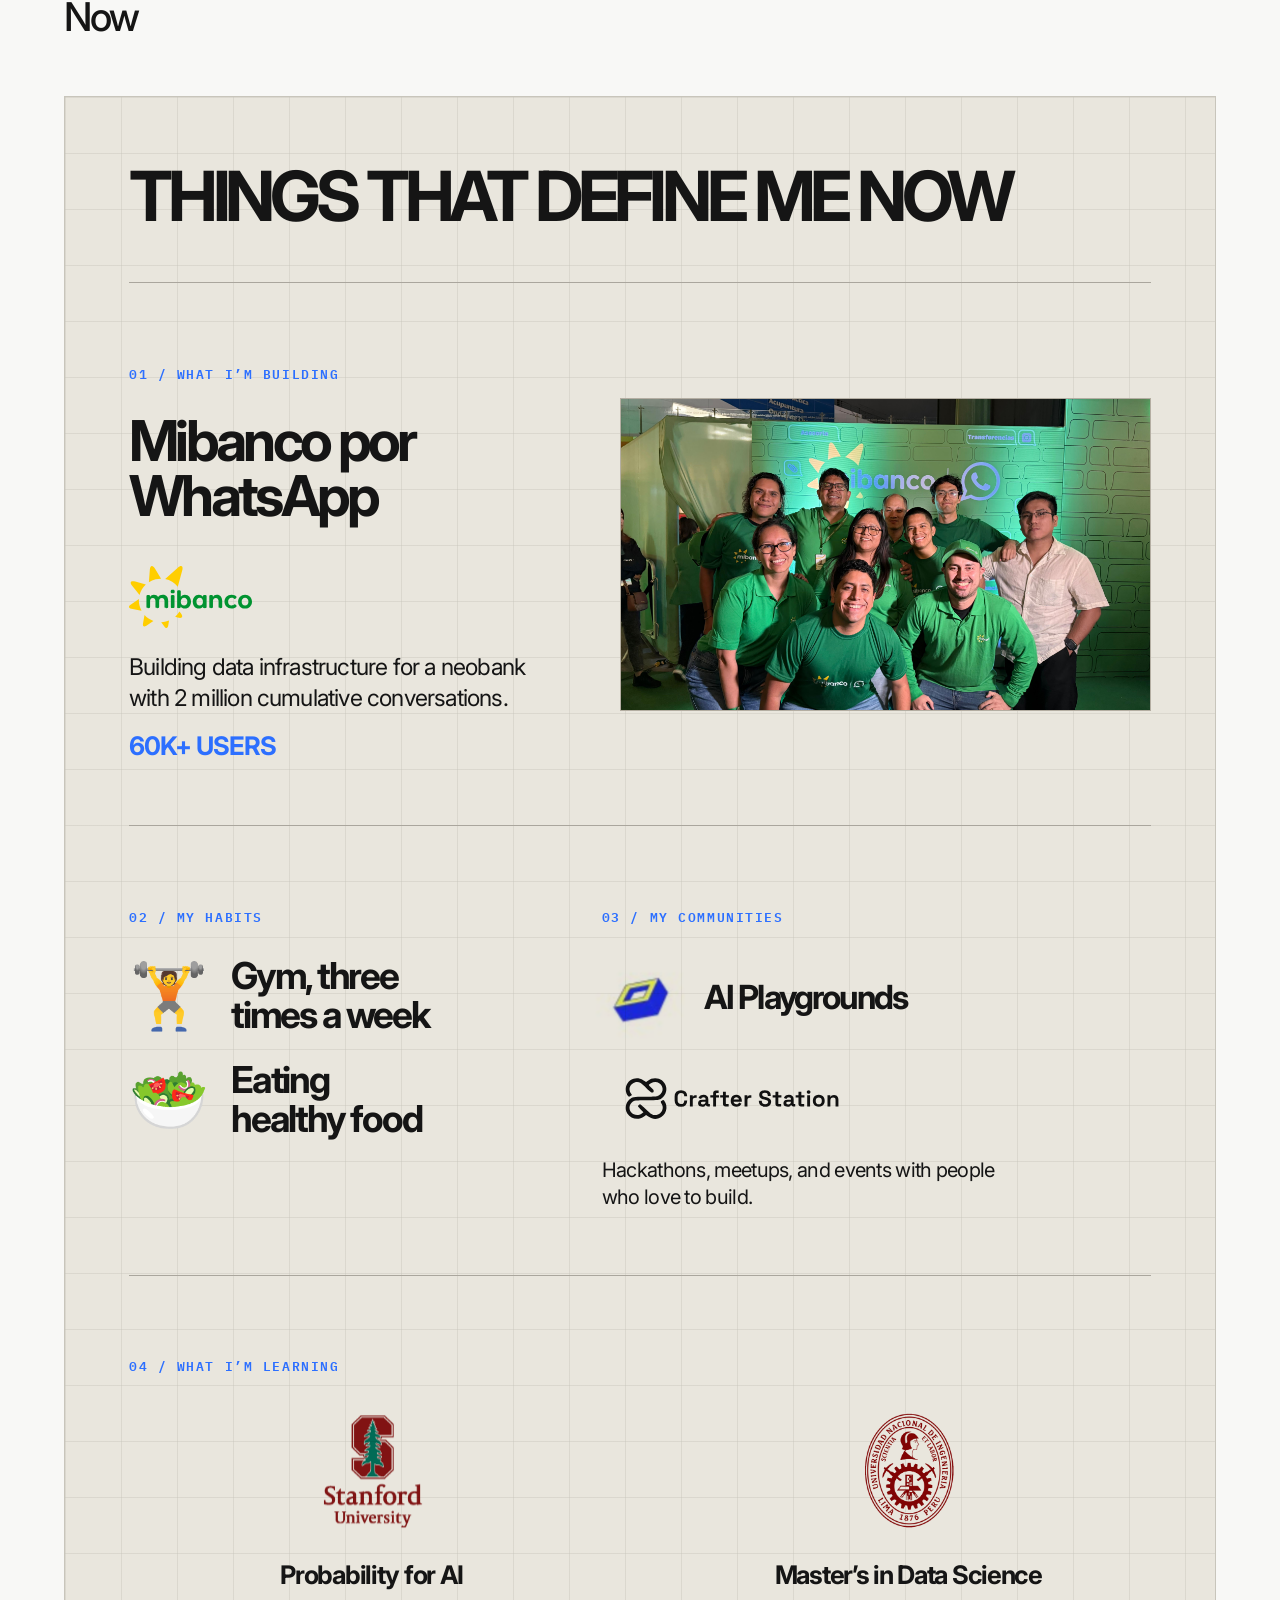
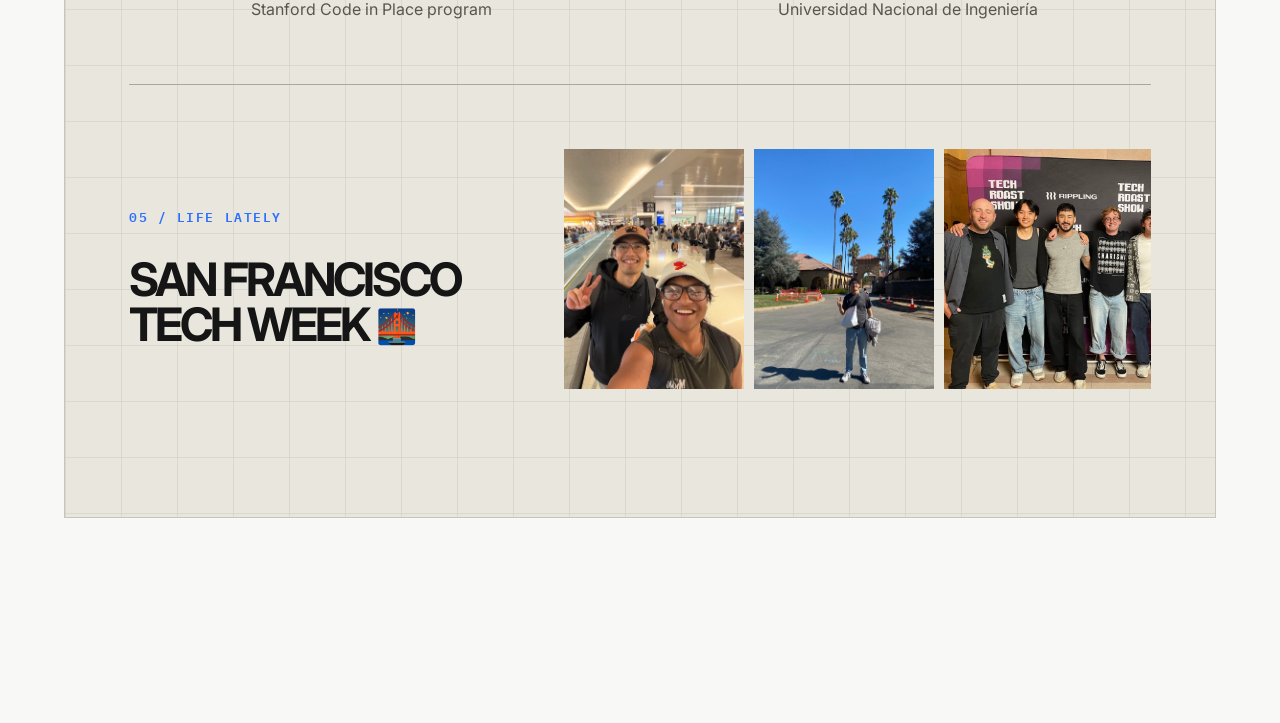
<file: portfolio.html>
<!doctype html>
<html lang="en">
<head>
  <meta charset="utf-8">
  <meta name="viewport" content="width=device-width, initial-scale=1">
  <meta http-equiv="refresh" content="0;url=./">
  <title>Juan Montreuil</title>
  <script>location.replace('./' + location.search + location.hash);</script>
</head>
<body><a href="./">Open portfolio</a></body>
</html>
</file>
<file: styles.css>
:root{--paper:#f8f8f6;--ink:#151515;--muted:#64645f;--line:#d5d5d0;--blue:#174be8;--grid:#e7e3d7;font-family:Inter,Arial,sans-serif;color:var(--ink);background:var(--paper)}
*{box-sizing:border-box}html{scroll-behavior:smooth}body{margin:0;min-width:320px}button,a{touch-action:manipulation}a{color:inherit;text-decoration:none}a:hover{text-decoration:underline;text-underline-offset:3px}a:focus-visible,button:focus-visible{outline:3px solid var(--blue);outline-offset:4px}img{display:block;max-width:100%}h1,h2,h3,p,figure{margin:0}h2{font-size:clamp(2rem,3.1vw,3.4rem);font-weight:500;letter-spacing:-.055em}section,footer{scroll-margin-top:1rem}.skip-link{position:fixed;z-index:100;top:-100px;left:16px;padding:12px 18px;background:#fff}.skip-link:focus{top:16px}.section-pad{padding:clamp(80px,10vw,160px) clamp(22px,5vw,90px)}
.hero{min-height:100svh;display:grid;grid-template-columns:58% 42%;border-bottom:1px solid var(--line);overflow:hidden}.hero__content{min-height:100svh;display:flex;flex-direction:column;justify-content:space-between;padding:clamp(22px,2.7vw,44px);background:var(--paper)}.hero__first,.hero__last{font-size:clamp(6rem,13.2vw,15rem);font-weight:700;line-height:.8;letter-spacing:-.09em;white-space:nowrap}.hero__first{margin-left:-.055em}.hero__last{font-size:clamp(4.25rem,8vw,10rem);letter-spacing:-.085em;margin-left:-.045em}.hero__middle{display:grid;grid-template-columns:minmax(130px,35%) minmax(0,1fr);align-items:start;gap:clamp(18px,3vw,54px);padding:3rem 0}.hero__nav{display:flex;flex-direction:column;align-items:flex-start;gap:5px;font-size:clamp(14px,1.2vw,20px);line-height:1.35}.hero__intro{max-width:440px;font-size:clamp(16px,1.3vw,21px);line-height:1.58;letter-spacing:-.03em;text-wrap:pretty}.hero__eyebrow{font-family:'IBM Plex Mono',monospace;font-size:12px;letter-spacing:.06em;text-transform:uppercase;margin:0 0 16px}.hero__portrait{position:relative;overflow:hidden}.hero__portrait img{width:100%;height:100%;object-fit:cover;object-position:center center}
.section-heading{display:flex;align-items:baseline;justify-content:space-between;gap:28px;margin:0 auto 55px;max-width:1440px}.section-heading p{max-width:380px;color:var(--muted);line-height:1.55;font-size:15px}.experience{background:var(--paper)}.timeline{position:relative;max-width:1120px;margin:auto;padding:28px 55px;background-color:#e8e9e6;background-image:radial-gradient(#aeb0aa55 .5px,transparent .6px),linear-gradient(135deg,#ffffff28,transparent 60%);background-size:5px 5px,100% 100%;border:1px solid #dedfdb;border-radius:32px;box-shadow:0 20px 50px #1d211d0a,inset 0 1px 0 #fff}.timeline__line{position:absolute;z-index:0;width:280px;height:calc(100% - 56px);top:28px;left:calc(50% - 140px);overflow:visible;pointer-events:none}.timeline-item{position:relative;z-index:1;min-height:410px;display:grid;grid-template-columns:minmax(0,1fr) 280px minmax(0,1fr);align-items:center;gap:12px}.timeline-item__copy{grid-column:1;max-width:340px;padding:18px 0}.timeline-item__date{font-size:clamp(24px,2.3vw,35px);font-weight:700;letter-spacing:-.05em;font-variant-numeric:tabular-nums}.timeline-item ul{margin:0;padding-left:19px;font-size:15px;line-height:1.6;letter-spacing:-.012em}.timeline-item li+li{margin-top:4px}.timeline-item__photo{grid-column:3;position:relative;width:clamp(190px,18vw,245px);aspect-ratio:1;margin:auto}.timeline-item__photo img{height:100%;width:100%;object-fit:cover;border-radius:50%;border:4px solid #fff;box-shadow:0 12px 24px #16161621}.timeline-item__photo--logo img{object-fit:contain;padding:21px;background:#f9f9f8}.timeline-item:nth-of-type(even) .timeline-item__copy{grid-column:3;grid-row:1}.timeline-item:nth-of-type(even) .timeline-item__photo{grid-column:1;grid-row:1}
.projects{--travel:1200px;position:relative;height:calc(100svh + var(--travel));background:#fbfbfa}.projects__sticky{height:100svh;position:sticky;top:0;display:grid;grid-template-columns:35% 65%;align-items:center;overflow:hidden;padding:clamp(28px,5vw,88px)}.projects__intro{align-self:stretch;display:flex;flex-direction:column;justify-content:space-between;padding:clamp(16px,2vw,34px) 24px clamp(16px,3vw,52px) 0}.projects__intro h2{margin-bottom:auto}.projects__intro>p{max-width:360px;font-size:clamp(17px,1.45vw,22px);line-height:1.65;letter-spacing:-.028em}.projects__hint span{font-size:22px;margin-left:10px}.projects__viewport{height:100%;min-width:0;overflow:hidden;display:flex;align-items:center}.projects__track{display:flex;align-items:center;gap:clamp(80px,10vw,190px);width:max-content;will-change:transform;padding:0 10vw 0 7vw}.project{flex:none;width:clamp(390px,39vw,570px)}.project--first{transform:translateY(-10vh)}.project--second{transform:translateY(10vh)}.project__image{position:relative;display:block;width:100%;height:clamp(330px,52vh,540px);border:0;padding:0;overflow:hidden;background:#e5e4e1;text-align:left;cursor:pointer}.project--first .project__image{width:70%;margin-left:auto}.project__image>:is(img,video){width:100%;height:100%;object-fit:cover;transition:transform 400ms cubic-bezier(.645,.045,.355,1),opacity 200ms ease}.project__overlay{position:absolute;inset:0;display:flex;flex-direction:column;justify-content:center;gap:19px;padding:clamp(24px,3vw,48px);background:#090909;color:#fff;opacity:0;transition:opacity 180ms ease}.project__overlay strong{font-size:clamp(26px,2.6vw,42px);font-weight:500;line-height:1.1;letter-spacing:-.05em}.project__overlay>span:not(.project__number){font-size:15px;line-height:1.55;max-width:440px}.project__overlay small,.project__number{font:500 11px/1.5 'IBM Plex Mono',monospace;letter-spacing:.04em}.project__number{position:absolute;top:28px}.project__overlay small{position:absolute;bottom:26px;color:#c3c3c3}.project__image:is(:hover,:focus-visible) .project__overlay{opacity:1}.project__image:is(:hover,:focus-visible)>:is(img,video){transform:scale(1.025)}.project__caption{color:#6b6b65;margin:13px 0 0;font-size:14px}
.now{background:var(--paper)}

@media(max-width:900px){.hero{grid-template-columns:55% 45%}.hero__first{font-size:clamp(5rem,12vw,8rem)}.hero__last{font-size:clamp(3.4rem,7.4vw,6rem)}.hero__middle{display:block}.hero__nav{margin-bottom:40px}.timeline{padding:24px}.timeline-item{grid-template-columns:minmax(0,1fr) 160px minmax(0,1fr);min-height:370px}.timeline__line{width:160px;left:calc(50% - 80px)}.timeline-item__photo{width:170px}.projects__sticky{grid-template-columns:32% 68%}.projects__intro>p{font-size:16px}}
@media(max-width:650px){.section-pad{padding:68px 18px}.section-heading{display:block;margin-bottom:30px}.section-heading p{margin-top:14px;font-size:14px}.hero{display:flex;flex-direction:column;min-height:0}.hero__content{min-height:530px;padding:22px}.hero__first{font-size:clamp(5.2rem,22vw,9rem)}.hero__last{font-size:clamp(2.95rem,13vw,5.5rem)}.hero__middle{padding:28px 0}.hero__nav{display:grid;grid-template-columns:repeat(3,max-content);gap:10px 20px;margin-bottom:30px;font-size:13px}.hero__intro{font-size:16px;max-width:330px}.hero__portrait{height:470px}.hero__portrait img{object-position:center 44%}.timeline{padding:20px 16px 28px;border-radius:20px}.timeline__line{width:72px;left:8px;top:25px;height:calc(100% - 50px)}.timeline-item{display:flex;flex-direction:column;align-items:flex-start;justify-content:center;min-height:450px;gap:20px;padding-left:84px}.timeline-item__copy{padding:0;max-width:100%;order:2}.timeline-item__photo{order:1;margin:0;width:160px}.timeline-item:nth-of-type(even) .timeline-item__copy,.timeline-item:nth-of-type(even) .timeline-item__photo{grid-column:auto;grid-row:auto}.timeline-item__date{font-size:26px}.timeline-item ul{font-size:14px}.projects{height:auto!important}.projects__sticky{height:auto;position:static;display:block;padding:70px 18px}.projects__intro{display:block;padding:0}.projects__intro h2{margin:0 0 28px}.projects__intro>p{max-width:420px}.projects__viewport{height:auto;overflow:visible}.projects__track{display:grid;gap:90px;width:100%;padding:0;transform:none!important}.project{width:100%;transform:none}.project--first .project__image{width:76%}.project__image{height:clamp(330px,90vw,500px)}.project--second{width:90%;margin-left:auto}.project__overlay{padding:24px}.project__overlay>span:not(.project__number){font-size:14px}}
@media(prefers-reduced-motion:reduce){html{scroll-behavior:auto}.project__image>:is(img,video),.project__overlay{transition:none}.projects__track{transform:none!important;will-change:auto}.projects{height:auto!important}.projects__sticky{position:static;height:auto;display:block}.projects__intro{display:block;padding:0;margin-bottom:40px}.projects__viewport{height:auto;overflow:visible}.projects__track{display:grid;grid-template-columns:repeat(2,minmax(0,1fr));gap:35px;width:100%;padding:0}.project,.project--first,.project--second{width:100%;transform:none}.project--first .project__image{width:100%}}
.timeline-item__date{margin-bottom:18px}
.project{width:min(clamp(390px,39vw,570px),calc(100svh - clamp(56px,10vw,176px) - 42px))}
.project--first,.project--third{width:min(400px,calc(56.25svh - 118px))}
.projects__track{gap:clamp(36px,4vw,80px);padding:0 5vw 0 3vw}
.project,.project--first,.project--second,.project--third{transform:none}
.project .project__image{width:100%;height:auto;aspect-ratio:11/7;margin:0;background:#e5e4e1}
.project--first .project__image,.project--third .project__image{aspect-ratio:9/16}
.project__image>video{position:absolute;inset:0;display:block;width:100%;height:100%;object-fit:contain;object-position:center;transform:none}
.project__image:is(:hover,:focus-visible)>video{transform:none}
.project__overlay>span:not(.project__number){font-size:clamp(17px,1.6vw,23px);line-height:1.5;letter-spacing:-.025em}
@media(prefers-reduced-motion:reduce){
  .project{width:100%}
  .projects__track{gap:35px;padding:0}
  .project__image>video{transition:none}
}
@media(max-width:650px){
  .project__overlay>span:not(.project__number){font-size:16px;line-height:1.4}
}

/* One type system: Inter for reading and headings, IBM Plex Mono for compact labels. */
:root{--blue:#2c6fff;--route-dots:#a6a9b8}
.timeline__line{width:2px;left:calc(50% - 1px);overflow:visible}
.timeline__route-dots,.timeline__route{position:absolute;inset:0;display:block;pointer-events:none}
.timeline__route-dots{background:repeating-linear-gradient(to bottom,var(--route-dots) 0 2px,transparent 2px 7px)}
.timeline__route{background:var(--blue);transform:scaleY(0);transform-origin:top;box-shadow:0 0 4px #2c6fff33,0 0 12px #2c6fff26}
.timeline__tip{position:absolute;top:-2.5px;left:-1.5px;width:5px;height:5px;border-radius:50%;background:var(--blue);box-shadow:0 0 5px 1px #2c6fff55,0 0 12px 3px #2c6fff33;opacity:0;pointer-events:none}
.timeline__marker{position:absolute;z-index:2;width:15px;height:15px;border:1px solid var(--route-dots);border-radius:50%;background:#e8e9e6;transform:translate(-50%,-50%);pointer-events:none;transition:border-color 140ms cubic-bezier(.215,.61,.355,1)}
.timeline__marker::after{content:"";position:absolute;inset:4px;border-radius:50%;background:var(--route-dots);transition:background-color 140ms cubic-bezier(.215,.61,.355,1)}
.timeline__marker::before{content:"";position:absolute;inset:-1px;border:1px solid var(--blue);border-radius:50%;opacity:0;pointer-events:none}
.timeline__marker.is-lit{border-color:var(--blue)}
.timeline__marker.is-lit::after{background:var(--blue)}
.timeline__marker.is-lit::before{animation:milestone-burst 720ms cubic-bezier(.215,.61,.355,1) both}
@keyframes milestone-burst{0%{opacity:.75;transform:scale(1)}100%{opacity:0;transform:scale(3.6)}}
@media(prefers-reduced-motion:reduce){.timeline__marker,.timeline__marker::after{transition:none}.timeline__marker.is-lit::before{animation:none}}
@media(max-width:650px){.timeline__line{width:2px;left:43px}}
.timeline-item.is-lit li::marker{color:var(--blue)}


/* Original floating social bar and layered blur veil. */
.now.section-pad{padding-bottom:clamp(180px,16vw,240px)}
.site-footer,.footer-veil{--footer-muted:#747474;--footer-ink:#5c5b5b;--footer-pill:#f2f0f0;--footer-tint:255 255 255}
.site-footer{position:fixed;inset:auto 0 0;z-index:11;padding:16px 24px calc(23px + env(safe-area-inset-bottom,0px));pointer-events:none}
.site-footer__nav{display:flex;flex-wrap:wrap;justify-content:center;align-items:center;gap:8px 17px}
.site-footer__link{pointer-events:auto;display:inline-flex;justify-content:center;align-items:center;min-height:44px;min-width:44px;padding:2px 10px;border:0;border-radius:999px;background:transparent;color:var(--footer-muted);font:500 12px/1.8 'IBM Plex Mono',ui-monospace,monospace;letter-spacing:2.16px;text-transform:uppercase;text-decoration:none;cursor:pointer;touch-action:manipulation;transition:color 160ms cubic-bezier(.23,1,.32,1),background-color 160ms cubic-bezier(.23,1,.32,1)}
.site-footer__link span{display:inline-block;transition:transform 160ms cubic-bezier(.23,1,.32,1)}
.site-footer__link:focus-visible{color:var(--footer-ink);background:var(--footer-pill);outline:2px solid var(--footer-ink);outline-offset:3px}
.site-footer__link:focus-visible span{transform:scale(1.05)}
@media(hover:hover) and (pointer:fine){.site-footer__link:hover{color:var(--footer-ink);background:var(--footer-pill);text-decoration:none}.site-footer__link:hover span{transform:scale(1.05)}}
.footer-veil{position:fixed;inset:auto 0 0;height:160px;z-index:10;pointer-events:none}
.footer-veil__layer{position:absolute;inset:0;-webkit-backdrop-filter:blur(var(--blur));backdrop-filter:blur(var(--blur));-webkit-mask-image:linear-gradient(to bottom,transparent var(--fade),black var(--solid));mask-image:linear-gradient(to bottom,transparent var(--fade),black var(--solid))}
.footer-veil::after{content:"";position:absolute;inset:0;background:linear-gradient(to bottom,rgb(var(--footer-tint)/0),rgb(var(--footer-tint)/55%) 55%,rgb(var(--footer-tint)/90%))}
body:has(main :focus-visible) .footer-veil{visibility:hidden}
@media(max-width:40rem){.site-footer{padding-inline:12px}.site-footer__nav{column-gap:4px}.site-footer__link{padding-inline:6px;letter-spacing:1.1px}}
@media(prefers-reduced-motion:reduce){
  .site-footer__link,.site-footer__link span{transition:none}
  .site-footer .site-footer__link span{transform:none}
}

@media(max-width:650px){.hero__nav{grid-template-columns:repeat(4,max-content)}}

/* Now: editorial chapters from the approved Figma direction. */
.now-editorial{max-width:1240px;margin-inline:auto;padding:clamp(28px,5vw,70px);background-color:#e9e6dd;background-image:linear-gradient(#c8c5bb70 1px,transparent 1px),linear-gradient(90deg,#c8c5bb70 1px,transparent 1px);background-size:56px 56px;border:1px solid #c8c5bb;overflow:hidden}
.now-editorial__eyebrow,.now-editorial__chapter-label,.now-editorial__future-photo{font-family:'IBM Plex Mono',monospace;text-transform:uppercase;letter-spacing:.12em}
.now-editorial__eyebrow{font-size:12px;color:#55554f;margin-bottom:34px}
.now-editorial__header h3{font-size:clamp(36px,5.4vw,70px);font-weight:700;line-height:1.02;letter-spacing:-.075em;text-transform:uppercase;text-wrap:balance}
.now-editorial__chapter{border-top:1px solid #aaa69d;padding-block:clamp(38px,5vw,66px)}
.now-editorial__header{padding-bottom:clamp(36px,4vw,54px)}
.now-editorial__chapter-label{font-size:13px;font-weight:600;line-height:1.4;color:var(--blue);margin-bottom:30px}
.now-editorial__building{display:grid;grid-template-columns:minmax(0,43%) minmax(0,57%);gap:clamp(28px,4vw,58px);align-items:center}
.now-editorial__building-copy{min-width:0}.now-editorial__feature-title{font-size:clamp(42px,4.4vw,62px);font-weight:700;line-height:.99;letter-spacing:-.065em;text-wrap:balance}
.now-editorial__mibanco-logo{width:168px;height:62px;object-fit:contain;object-position:left center;margin:42px 0 24px}
.now-editorial__body{font-size:clamp(18px,1.8vw,25px);line-height:1.35;letter-spacing:-.035em;max-width:440px;text-wrap:pretty}
.now-editorial__stat{font-size:clamp(22px,2vw,29px);font-weight:700;letter-spacing:-.04em;color:var(--blue);margin-top:16px;text-transform:uppercase}
.now-editorial__team{min-width:0;aspect-ratio:1.7;border:1px solid #b4aea2;overflow:hidden}.now-editorial__team img{width:100%;height:100%;object-fit:cover;object-position:center 45%}
.now-editorial__middle{display:grid;grid-template-columns:40% 60%;gap:clamp(26px,5vw,68px);min-height:370px}
.now-editorial__habits,.now-editorial__communities{min-width:0}.now-editorial__habit{display:flex;align-items:center;gap:22px;margin:0 0 25px}.now-editorial__habit span{font-size:clamp(44px,5vw,72px);line-height:1}.now-editorial__habit p{font-size:clamp(24px,2.9vw,39px);font-weight:700;line-height:1.06;letter-spacing:-.06em;max-width:280px;text-wrap:balance}
.now-editorial__community-logos{display:grid;gap:28px;margin-bottom:26px}.now-editorial__community{display:flex;align-items:center;gap:20px;font-size:clamp(23px,2.6vw,34px);font-weight:700;letter-spacing:-.055em}.now-editorial__community img{width:82px;height:82px;object-fit:contain;background:#fff;border:1px solid #c9c5ba;padding:3px}.now-editorial__crafter-logo{display:block;width:min(300px,100%);height:65px;object-fit:contain;object-position:left center}.now-editorial__communities .now-editorial__body{font-size:20px;max-width:430px}
.now-editorial__learning-grid{display:grid;grid-template-columns:repeat(2,minmax(0,1fr));gap:clamp(25px,4vw,60px)}.now-editorial__learning-item{min-width:0;text-align:center}.now-editorial__learning-logos{height:130px;display:flex;align-items:center;justify-content:center;gap:14px;margin-bottom:26px}.now-editorial__learning-logos img{max-width:48%;max-height:105px;width:auto;height:auto;object-fit:contain}.now-editorial__learning-logos .now-editorial__uni-logo{max-height:120px}.now-editorial__learning-logos--stanford span{display:inline-block;max-width:210px;color:#8c1515;font-size:32px;font-weight:700;line-height:1.03;letter-spacing:-.06em}.now-editorial__learning-title{font-size:clamp(20px,2vw,27px);font-weight:700;line-height:1.12;letter-spacing:-.05em;margin-bottom:8px;text-wrap:balance}.now-editorial__learning-item>p:last-child{font-size:16px;line-height:1.4;color:#57574f}
.now-editorial__community img{background:transparent;border:0;padding:0;mix-blend-mode:multiply;transform:scale(1.65)}
.now-editorial__learning-logos .now-editorial__stanford-logo{max-width:220px;max-height:105px;mix-blend-mode:multiply;transform:scale(1.45)}
.now-editorial__lately{display:grid;grid-template-columns:minmax(0,2fr) minmax(0,3fr);gap:clamp(24px,4vw,44px);align-items:center;padding-bottom:clamp(32px,5vw,64px)}.now-editorial__lately .now-editorial__feature-title{text-transform:uppercase;font-size:clamp(36px,3.6vw,56px)}.now-editorial__tech-week{white-space:nowrap}.now-editorial__tech-week span{font-size:.72em;vertical-align:.08em}
.life-marquee{min-width:0}.life-marquee__viewport{overflow:hidden}.life-marquee__track{display:flex;width:max-content}.life-marquee__track.is-ready{animation:life-marquee 90s linear infinite;will-change:transform}.life-marquee__group{display:flex;flex:none;gap:10px;padding-right:10px}.life-marquee__card{flex:none;width:180px;height:240px;margin:0;background:#d9ded8;overflow:hidden}.life-marquee__card--wide{width:320px}.life-marquee__card img{display:block;width:100%;height:100%;object-fit:cover}@keyframes life-marquee{to{transform:translateX(-50%)}}
@media(max-width:900px){.now-editorial__middle{grid-template-columns:43% 57%;gap:28px}.now-editorial__building{grid-template-columns:42% 58%;gap:28px}.now-editorial__learning-grid{gap:25px}.now-editorial__learning-logos{height:100px}.now-editorial__learning-logos img{max-height:85px}}
@media(max-width:650px){.now-editorial{padding:24px;background-size:40px 40px}.now-editorial__header h3{font-size:clamp(34px,9vw,52px)}.now-editorial__chapter{padding-block:34px}.now-editorial__chapter-label{font-size:11px;margin-bottom:22px}.now-editorial__building,.now-editorial__middle,.now-editorial__lately{grid-template-columns:1fr;gap:26px}.now-editorial__feature-title{font-size:clamp(40px,10vw,56px)}.now-editorial__mibanco-logo{margin:24px 0 16px;width:150px;height:55px}.now-editorial__body{font-size:18px}.now-editorial__team{aspect-ratio:1.2}.now-editorial__middle{min-height:0}.now-editorial__communities{border-top:1px solid #aaa69d;padding-top:30px}.now-editorial__habit{gap:16px}.now-editorial__habit span{font-size:52px}.now-editorial__habit p{font-size:29px}.now-editorial__community img{width:68px;height:68px}.now-editorial__community{font-size:25px}.now-editorial__crafter-logo{max-width:250px;height:56px}.now-editorial__communities .now-editorial__body{font-size:18px}.now-editorial__learning-grid{grid-template-columns:1fr;gap:32px}.now-editorial__learning-item{text-align:left;display:grid;grid-template-columns:95px minmax(0,1fr);column-gap:18px;align-items:center}.now-editorial__learning-logos{grid-row:span 2;margin:0;height:90px;display:flex;flex-direction:column;justify-content:center;gap:3px}.now-editorial__learning-logos img{max-width:90px;max-height:44px}.now-editorial__learning-logos .now-editorial__uni-logo{max-height:84px}.now-editorial__learning-logos .now-editorial__stanford-logo{max-width:90px;max-height:70px}.now-editorial__learning-title{font-size:23px;margin-bottom:4px}.now-editorial__learning-item>p:last-child{font-size:14px}.now-editorial__lately{padding-bottom:32px}.life-marquee__card{width:150px;height:200px}.life-marquee__card--wide{width:267px}}

/* About: only the left side changes; the portrait keeps its original split. */
.hero__content{min-width:0;justify-content:initial}
.hero__nav{flex-direction:row;align-items:center;flex-wrap:wrap;gap:clamp(20px,3vw,46px);font-size:clamp(14px,1.1vw,17px);line-height:1.2}
.hero__message{flex:1;display:flex;flex-direction:column;justify-content:center;align-items:flex-start;min-width:0;padding:36px 0 70px}
.hero__hello{font-size:clamp(94px,11.8vw,174px);font-weight:300;line-height:1;letter-spacing:-.09em;white-space:nowrap}
.hero__name{font-size:clamp(27px,2.65vw,39px);font-weight:500;line-height:1.16;letter-spacing:-.055em;margin-top:26px;min-height:1.16em}
.hero__description{max-width:680px;font-size:clamp(18px,1.8vw,26px);line-height:1.3;letter-spacing:-.035em;margin-top:14px;min-height:5.2em;text-wrap:pretty}
/* Hidden letters retain their space; complete words wrap before typing starts. */
.hero__word{display:inline-block;white-space:nowrap}
.hero__character{position:relative}
.hero__ink{opacity:0}
.hero__character.is-visible>.hero__ink{opacity:1}
.hero__character.is-caret::after{content:"";position:absolute;left:100%;top:.12em;width:max(2px,.045em);height:.85em;background:var(--blue);pointer-events:none}
.hero__character.is-leading::after{left:0}
.hero__character.is-paused::after{animation:hero-caret-blink 800ms steps(1,end) infinite}
.hero__accessible-copy{position:absolute;width:1px;height:1px;padding:0;margin:-1px;overflow:hidden;clip-path:inset(50%);white-space:nowrap;border:0}
@keyframes hero-caret-blink{50%{opacity:0}}
@media(max-width:900px){.hero__nav{margin-bottom:0}.hero__hello{font-size:clamp(76px,11vw,110px)}.hero__name{font-size:clamp(22px,2.9vw,29px)}.hero__description{font-size:clamp(16px,1.9vw,20px)}}
@media(max-width:650px){.hero__content{min-height:520px}.hero__nav{display:flex;gap:10px 20px;font-size:13px}.hero__message{padding:36px 0 24px}.hero__hello{font-size:clamp(88px,20vw,128px)}.hero__name{font-size:clamp(23px,6vw,31px);margin-top:22px}.hero__description{font-size:clamp(17px,4.4vw,21px);max-width:100%;min-height:6.5em}}

/* Below desktop width, projects read as complete cards in one column. */
@media(max-width:900px){
  .projects{height:auto!important}
  .projects__sticky{position:static;display:block;height:auto;padding:70px clamp(18px,5vw,42px)}
  .projects__intro{display:block;padding:0;margin-bottom:32px}
  .projects__intro h2{margin:0 0 20px}
  .projects__intro>p{max-width:620px}
  .projects__viewport{display:block;height:auto;overflow:visible}
  .projects__track{display:grid;grid-template-columns:minmax(0,1fr);gap:70px;width:100%;padding:0;transform:none!important;will-change:auto}
  .project,.project--first,.project--second,.project--third{width:100%;margin:0;transform:none}
  .project__image,.project--second .project__image{width:100%;height:auto;aspect-ratio:11/7;margin:0}
  .project--first .project__image,.project--third .project__image{width:min(100%,420px);height:auto;aspect-ratio:9/16;margin-inline:auto}
  .project--first .project__caption,.project--third .project__caption{width:min(100%,420px);margin-inline:auto}
  .project__image>:is(img,video),.project--first .project__image>:is(img,video),.project--second .project__image>:is(img,video){width:100%;height:100%;object-fit:contain;object-position:center;transform:none}
  .project__image:is(:hover,:focus-visible)>:is(img,video),.project--first .project__image:is(:hover,:focus-visible)>:is(img,video),.project--second .project__image:is(:hover,:focus-visible)>:is(img,video){transform:none}
}

/* A shared highlight follows the section links while they remain real anchors. */
.hero__nav{position:relative;width:max-content;max-width:100%;flex-wrap:nowrap;gap:2px;padding:4px;isolation:isolate}
.hero__nav a{position:relative;z-index:1;display:inline-flex;align-items:center;justify-content:center;min-height:38px;padding:8px 14px;border-radius:9px;white-space:nowrap;color:#62625e;transition:color 180ms ease}
.hero__nav a:is(:hover,:focus-visible),.hero__nav a[aria-current="location"]{color:var(--ink);text-decoration:none}
.hero__nav-pill{position:absolute;z-index:0;top:0;left:0;width:0;height:38px;border-radius:9px;background:#ebebe8;pointer-events:none;opacity:0;transform:translate3d(0,0,0);transition:transform 330ms cubic-bezier(.2,1.2,.3,1),width 330ms cubic-bezier(.2,1.2,.3,1),height 330ms cubic-bezier(.2,1.2,.3,1),opacity 150ms ease}
.hero__nav.is-ready .hero__nav-pill{opacity:1}
@media(max-width:650px){
  .hero__nav{width:100%;justify-content:space-between;gap:0;padding:2px 0;margin:0}
  .hero__nav a{min-height:40px;padding:8px 7px;font-size:12px}
}
@media(prefers-reduced-motion:reduce){
  .hero__nav-pill,.hero__nav a{transition:none}
}

/* Reserve the full session from the start so nothing shifts the page. */
.hero__message{position:relative;justify-content:flex-start;padding:20px 0 0}
.hero-terminal{position:relative;width:100%;max-width:680px;margin-top:20px}
.terminal{display:flex;flex-direction:column;border:1px solid #d9d8d2;border-radius:12px;background:#f6f5f1;overflow:hidden;box-shadow:0 5px 16px #24231e07;font:400 12px/1.5 'IBM Plex Mono',monospace;letter-spacing:-.025em;transform-origin:35px 39px;transition:opacity 220ms ease-out,transform 420ms cubic-bezier(.16,1,.3,1),visibility 0s}
.terminal__titlebar{flex-shrink:0;display:flex;align-items:center;gap:12px;min-height:30px;padding:0 14px;border-bottom:1px solid #e0dfd9;background:#eeede8;color:#77756d;font-size:10px;letter-spacing:0}
.terminal__title{flex:1;text-align:center;padding-right:40px}
.terminal__lights{display:flex;gap:5px;width:40px}
.terminal__lights i{width:7px;height:7px;border-radius:50%;background:#c9c7bf}
.terminal__lights i:first-child{background:#d68b7d}.terminal__lights i:nth-child(2){background:#d7bd7b}.terminal__lights i:last-child{background:#9bb599}
.terminal__body{padding:14px 16px 10px}
/* Full size wherever it fits; on short screens the transcript scrolls once the answer is done. */
.terminal{max-height:calc(100svh - 32px)}
.terminal__body{display:flex;flex-direction:column;flex:0 1 auto;min-height:0}
.terminal__body>:not(.terminal__log){flex-shrink:0}
.terminal__log{flex:0 1 auto;min-height:72px;margin-inline:-9px;padding-inline:9px;overflow:hidden;scrollbar-width:thin;scrollbar-color:#cfccc3 transparent;scrollbar-gutter:stable}
.terminal__log.is-clipped{-webkit-mask-image:linear-gradient(transparent,#000 32px);mask-image:linear-gradient(transparent,#000 32px)}
.hero-terminal[data-state="done"] .terminal__log{overflow-y:auto}
.terminal__welcome{display:flex;align-items:center;gap:14px;margin-bottom:16px}
.terminal__mascot{display:block;width:44px;height:44px;flex-shrink:0}
.terminal__welcome p{color:#77756d;line-height:1.45}
.terminal__welcome strong{font-weight:600;color:var(--ink)}
.terminal__prompt{padding:7px 9px;margin-inline:-9px;background:#e9e8e2;border-radius:3px;line-height:1.5;transition:opacity 120ms ease-out}
.terminal__prompt>span:first-child,.terminal__input>span:first-child{color:#827d72;margin-right:6px}
.terminal__output{position:relative;margin:12px 0 0;padding-left:15px}
.terminal__output::before{content:'●';position:absolute;top:0;left:0;font-size:9px;line-height:2.1}
.terminal__answer p+p{margin-top:12px}
.terminal__status{margin-top:14px;white-space:nowrap;overflow:hidden;text-overflow:ellipsis}
.terminal__glyph{display:inline-block;width:1ch;margin-right:4px;color:#d97757;text-align:center}
.terminal__verb{background:linear-gradient(90deg,#d97757 38%,#f6cbb7 50%,#d97757 62%) 0 0/300% 100%;-webkit-background-clip:text;background-clip:text;color:transparent;animation:terminal-shimmer 1800ms linear infinite}
.terminal__meta{color:#8c887f}
.terminal__input{display:flex;align-items:center;margin-top:8px;padding:7px 0;border-block:1px solid #dedbd3}
.terminal__draft{white-space:pre}
.terminal__caret{display:inline-block;width:.62em;height:1.3em;background:#3a3934}
.terminal__hints{margin-top:6px;color:#8c887f;font-size:10.5px}
.hero-terminal[data-state] .terminal__token{opacity:0;transition:opacity 120ms ease-out}
.hero-terminal[data-state] .terminal__token.is-visible{opacity:1}
.terminal__input .terminal__token:not(.is-visible){display:none}
.hero-terminal:is([data-state="waiting"],[data-state="notifying"]) .terminal{visibility:hidden;opacity:0;transform:scale(.06)}
.hero-terminal:is([data-state="waiting"],[data-state="notifying"],[data-state="opening"],[data-state="typing"]) .terminal__prompt{opacity:0}
.hero-terminal:not([data-state="streaming"],[data-state="done"]) .terminal__output::before{opacity:0}
.hero-terminal:not([data-state="thinking"],[data-state="streaming"]) .terminal__status{visibility:hidden}
.hero-terminal:not([data-state="typing"]) .terminal__caret{animation:terminal-caret 1060ms steps(1) infinite}

/* A floating Terminal icon, like a Dock app with a new notification. */
.hero-terminal__dock{position:absolute;z-index:1;top:8px;left:4px;display:flex;align-items:flex-start;gap:4px;transition:opacity 200ms ease-out,transform 200ms ease-out}
.hero-terminal[data-state="opening"] .hero-terminal__dock{opacity:0;transform:scale(.9);pointer-events:none}
.hero-terminal__launcher{position:relative;padding:0;border:0;border-radius:15px;background:none;cursor:pointer;animation:terminal-notification 1400ms ease-out,terminal-float 3200ms ease-in-out 1400ms infinite}
.hero-terminal__icon{display:flex;width:62px;height:62px;padding:8px 9px;border:3px solid #c9cdca;border-radius:15px;background:linear-gradient(160deg,#3b403d,#121513 62%);box-shadow:inset 0 0 0 1.5px #090b0a,0 8px 14px #181e1824;color:#f4f4f2;transition:transform 160ms ease-out}
.hero-terminal__launcher:hover .hero-terminal__icon{transform:scale(1.06)}
.hero-terminal__icon>span{font:600 16px/1 'IBM Plex Mono',monospace;letter-spacing:-1px}
.hero-terminal__badge{position:absolute;top:-7px;right:-7px;display:grid;place-items:center;width:23px;height:23px;border:2px solid var(--paper);border-radius:50%;background:#d9433f;color:#fff;font:600 12px/1 Inter,sans-serif}
.hero-terminal__hint{display:flex;align-items:flex-end;margin-top:24px;color:var(--ink);pointer-events:none;opacity:0;animation:terminal-hint-in 400ms ease-out 1000ms forwards,terminal-nudge 1600ms ease-in-out 2400ms infinite}
.hero-terminal__arrow{flex-shrink:0;width:46px;height:30px;overflow:visible}
.hero-terminal__arrow path{fill:none;stroke:currentColor;stroke-width:2.2;stroke-linecap:round;stroke-linejoin:round;stroke-dasharray:60;stroke-dashoffset:60;animation:terminal-draw 500ms ease-out 1100ms forwards}
.hero-terminal__arrow path+path{animation-delay:1550ms;animation-duration:200ms}
.hero-terminal__hint>span{margin-left:2px;font:600 27px/1 Caveat,cursive;letter-spacing:0;white-space:nowrap;transform:rotate(-7deg) translateY(12px)}
.hero-terminal [hidden]{display:none}
@keyframes terminal-notification{0%,42%,50%,92%,100%{transform:translateY(0)}20%{transform:translateY(-17px)}70%{transform:translateY(-12px)}}
@keyframes terminal-float{50%{transform:translateY(-7px)}}
@keyframes terminal-hint-in{to{opacity:1}}
@keyframes terminal-draw{to{stroke-dashoffset:0}}
@keyframes terminal-nudge{50%{transform:translateX(-5px)}}
@keyframes terminal-shimmer{from{background-position:100% 0}to{background-position:0 0}}
@keyframes terminal-caret{50%{opacity:0}}
@media(max-width:650px){.terminal__body{padding:14px}.terminal{font-size:11.5px;line-height:1.5}.terminal__titlebar{padding-inline:11px;gap:6px}}
@media(min-width:651px){.hero__portrait img{position:absolute;inset:0}}
</file>
